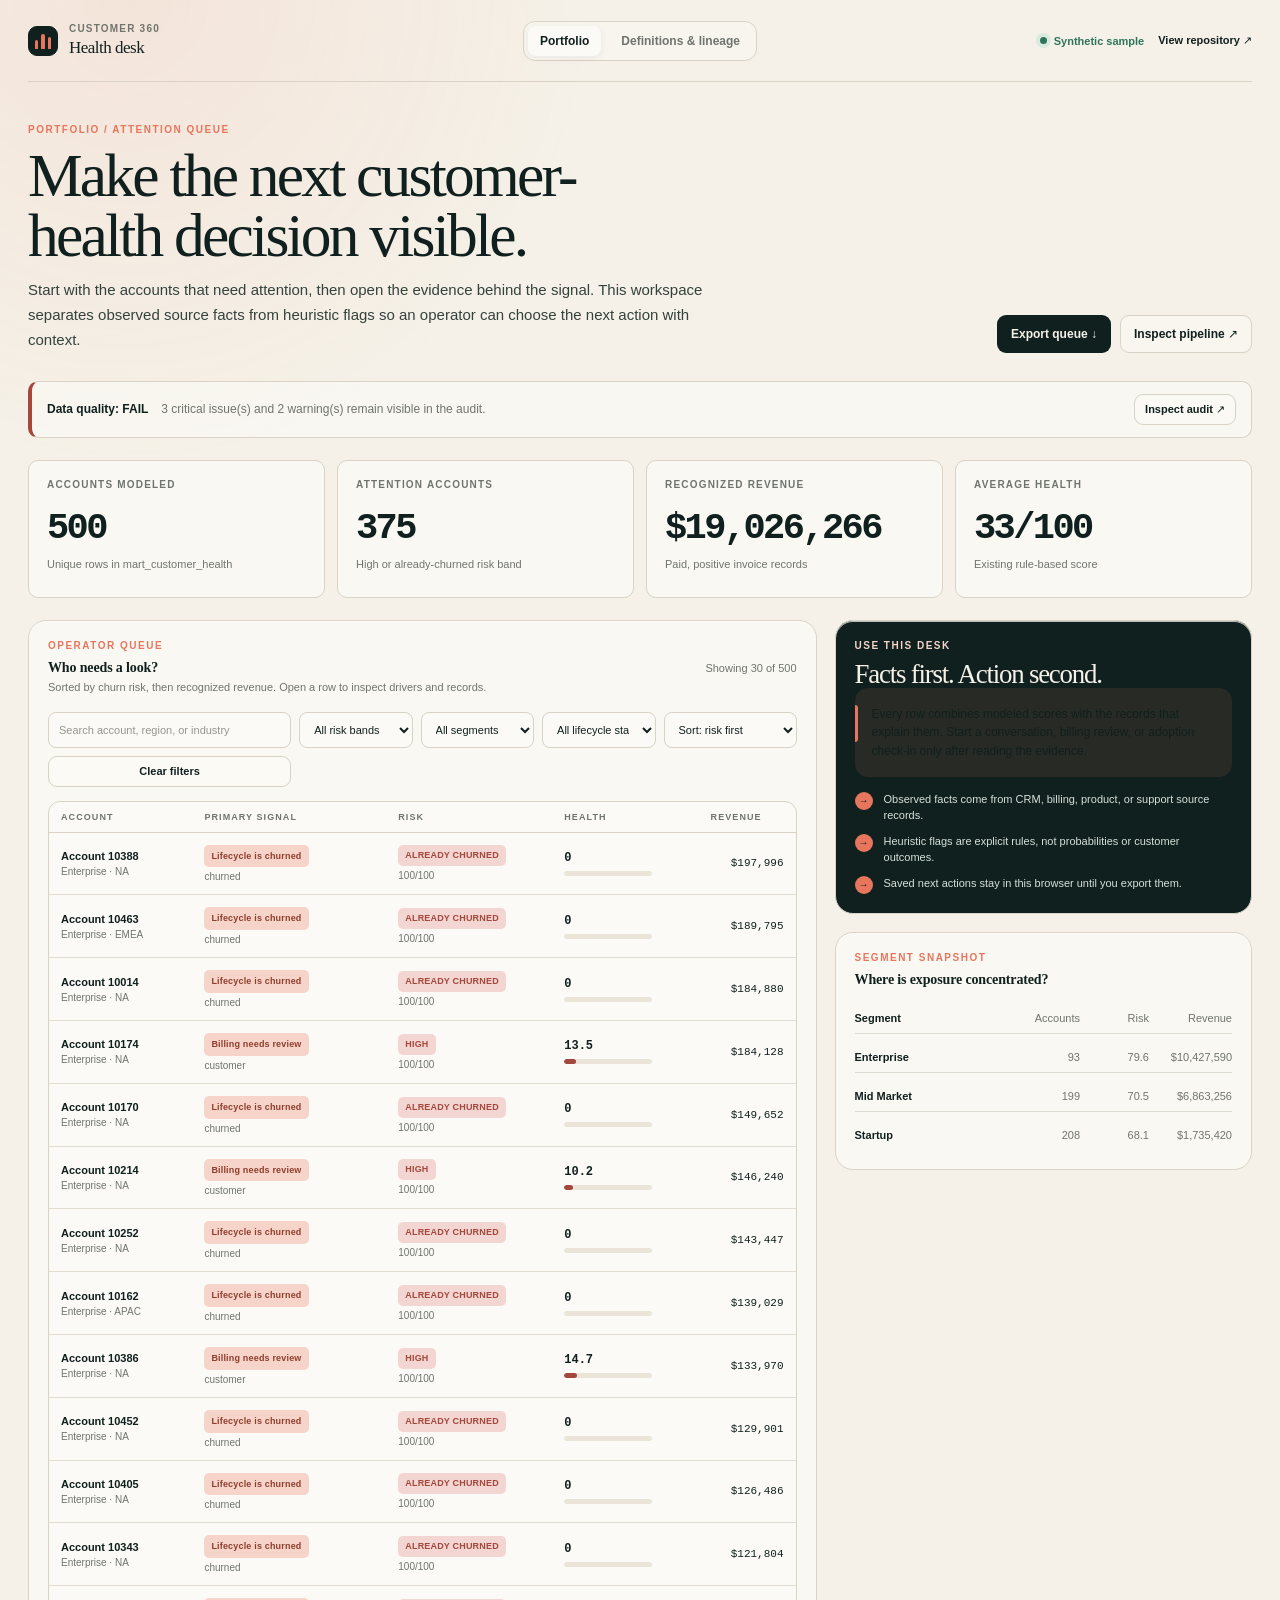
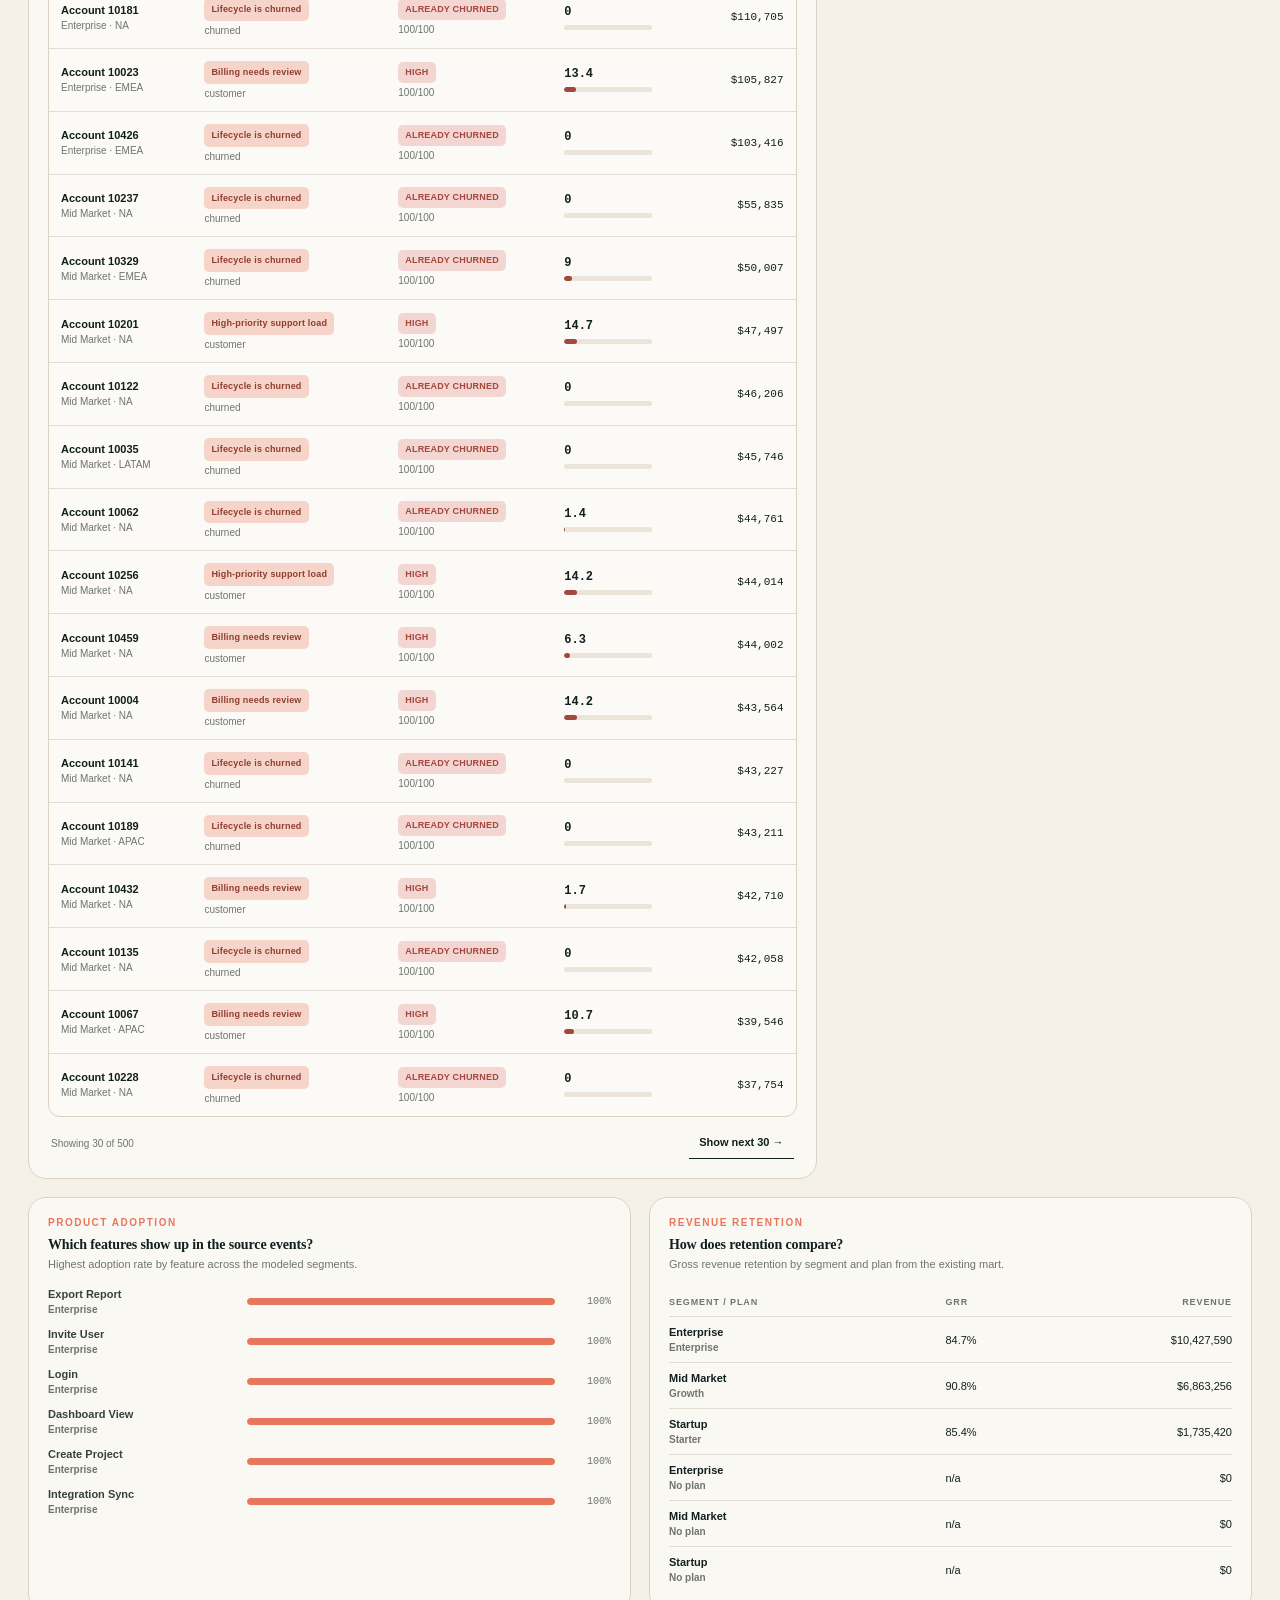
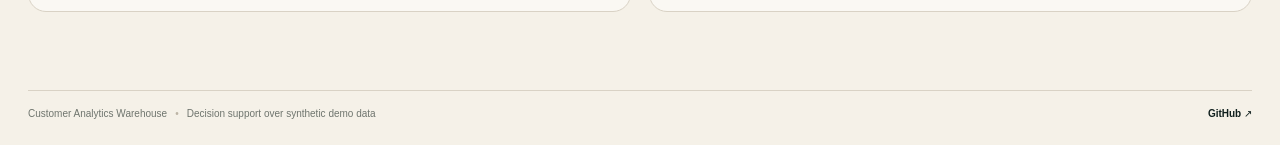
<file: app/index.html>
<!doctype html>
<html lang="en">
  <head>
    <meta charset="utf-8" />
    <meta name="viewport" content="width=device-width, initial-scale=1" />
    <meta
      name="description"
      content="A reproducible, no-login customer-health decision workspace backed by a Python and DuckDB analytics warehouse."
    />
    <meta property="og:title" content="Customer health / decision workspace" />
    <meta
      property="og:description"
      content="Prioritize customer accounts, inspect observed drivers, and trace decisions to source records."
    />
    <meta property="og:image" content="./favicon.svg" />
    <title>Customer health / decision workspace</title>
    <link rel="icon" href="./favicon.svg" type="image/svg+xml" />
    <link rel="stylesheet" href="./styles.css" />
    <script src="./app.js" defer></script>
  </head>
  <body>
    <a class="skip-link" href="#main-content">Skip to content</a>
    <div class="app-shell">
      <header class="topbar">
        <a class="brand" href="#overview" aria-label="Customer health portfolio">
          <span class="brand-mark" aria-hidden="true"><span></span><span></span><span></span></span>
          <span>
            <span class="brand-kicker">Customer 360</span>
            <span class="brand-title">Health desk</span>
          </span>
        </a>
        <nav class="primary-nav" aria-label="Primary navigation">
          <a href="#overview" data-nav="overview">Portfolio</a>
          <a href="#definitions" data-nav="definitions">Definitions &amp; lineage</a>
        </nav>
        <div class="topbar-meta">
          <span class="demo-badge"><span class="status-dot" aria-hidden="true"></span> Synthetic sample</span>
          <a
            class="repo-link"
            href="https://github.com/amlfarhad/customer-analytics-warehouse"
            target="_blank"
            rel="noreferrer"
          >
            View repository <span aria-hidden="true">↗</span>
          </a>
        </div>
      </header>

      <main id="main-content" tabindex="-1">
        <section id="loading-state" class="state state-loading" aria-live="polite">
          <div class="loading-orbit" aria-hidden="true"></div>
          <p class="eyebrow">Loading the sample workspace</p>
          <h1>Reading the decision layer.</h1>
          <div class="skeleton-line skeleton-line-wide"></div>
          <div class="skeleton-line"></div>
        </section>

        <section id="error-state" class="state state-error" hidden aria-live="assertive">
          <p class="eyebrow">Workspace unavailable</p>
          <h1>We couldn’t load the generated data.</h1>
          <p id="error-message">The static data file is missing or malformed.</p>
          <button class="button button-primary" data-action="retry-load">Try again</button>
        </section>

        <div id="workspace" hidden>
          <div id="view-root"></div>
        </div>
      </main>

      <footer class="site-footer">
        <span>Customer Analytics Warehouse</span>
        <span class="footer-separator" aria-hidden="true">•</span>
        <span>Decision support over synthetic demo data</span>
        <a href="https://github.com/amlfarhad/customer-analytics-warehouse" target="_blank" rel="noreferrer">GitHub ↗</a>
      </footer>
    </div>
    <div id="toast" class="toast" role="status" aria-live="polite" hidden></div>
  </body>
</html>
</file>
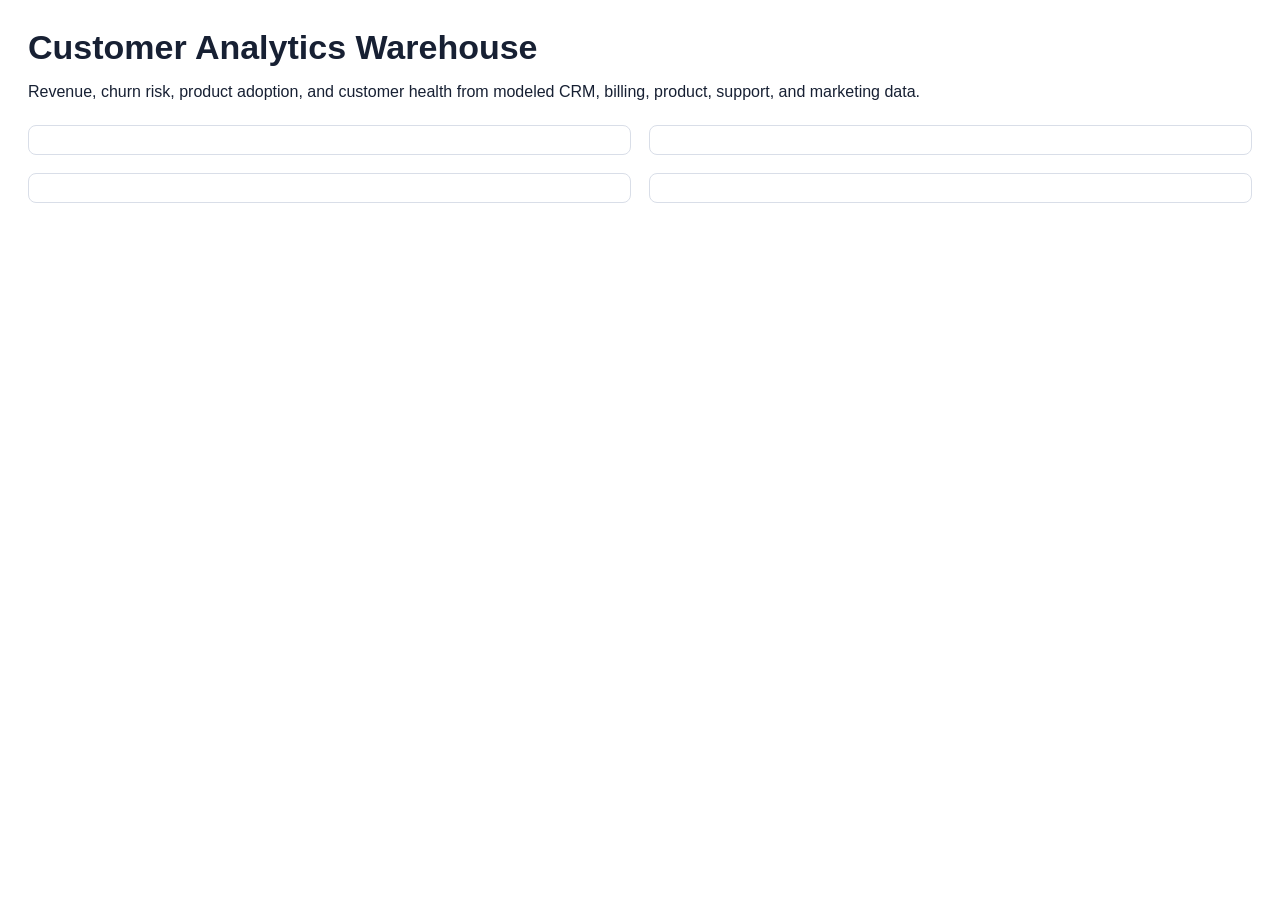
<file: reports/dashboard.html>
<!doctype html>
<html lang="en">
<head>
  <meta charset="utf-8">
  <title>Customer Analytics Warehouse</title>
  <style>
    body { margin: 28px; font-family: -apple-system, BlinkMacSystemFont, "Segoe UI", sans-serif; color: #172033; }
    header { max-width: 1100px; margin-bottom: 24px; }
    h1 { font-size: 34px; margin-bottom: 8px; }
    .grid { display: grid; grid-template-columns: repeat(2, minmax(0, 1fr)); gap: 18px; }
    .panel { border: 1px solid #d9dee8; border-radius: 8px; padding: 14px; background: #fff; }
  </style>
</head>
<body>
  <header>
    <h1>Customer Analytics Warehouse</h1>
    <p>Revenue, churn risk, product adoption, and customer health from modeled CRM, billing, product, support, and marketing data.</p>
  </header>
  <section class="grid">
    <div class="panel"><div style="height:100%; width:100%;">                        <script>window.PlotlyConfig = {MathJaxConfig: 'local'};</script>
        <script charset="utf-8" src="https://cdn.plot.ly/plotly-3.7.0.min.js" integrity="sha256-jvTGqxNp8AGWEcvNLVuKr+8j5dGe9Yw51LQkmDH+IYA=" crossorigin="anonymous"></script>                <div id="daec1d51-2908-4d15-a284-29ebda031836" class="plotly-graph-div" style="height:100%; width:100%;"></div>            <script>                window.PLOTLYENV=window.PLOTLYENV || {};                                if (document.getElementById("daec1d51-2908-4d15-a284-29ebda031836")) {                    Plotly.newPlot(                        "daec1d51-2908-4d15-a284-29ebda031836",                        [{"x":["enterprise","mid_market","startup"],"y":{"dtype":"f8","bdata":"dAayFde1OkBQsBuz19dAQJHRCKb+lkFA"},"type":"bar"}],                        {"template":{"data":{"barpolar":[{"marker":{"line":{"color":"#E5ECF6","width":0.5},"pattern":{"fillmode":"overlay","size":10,"solidity":0.2}},"type":"barpolar"}],"bar":[{"error_x":{"color":"#2a3f5f"},"error_y":{"color":"#2a3f5f"},"marker":{"line":{"color":"#E5ECF6","width":0.5},"pattern":{"fillmode":"overlay","size":10,"solidity":0.2}},"type":"bar"}],"carpet":[{"aaxis":{"endlinecolor":"#2a3f5f","gridcolor":"white","linecolor":"white","minorgridcolor":"white","startlinecolor":"#2a3f5f"},"baxis":{"endlinecolor":"#2a3f5f","gridcolor":"white","linecolor":"white","minorgridcolor":"white","startlinecolor":"#2a3f5f"},"type":"carpet"}],"choropleth":[{"colorbar":{"outlinewidth":0,"ticks":""},"type":"choropleth"}],"contourcarpet":[{"colorbar":{"outlinewidth":0,"ticks":""},"type":"contourcarpet"}],"contour":[{"colorbar":{"outlinewidth":0,"ticks":""},"colorscale":[[0.0,"#0d0887"],[0.1111111111111111,"#46039f"],[0.2222222222222222,"#7201a8"],[0.3333333333333333,"#9c179e"],[0.4444444444444444,"#bd3786"],[0.5555555555555556,"#d8576b"],[0.6666666666666666,"#ed7953"],[0.7777777777777778,"#fb9f3a"],[0.8888888888888888,"#fdca26"],[1.0,"#f0f921"]],"type":"contour"}],"heatmap":[{"colorbar":{"outlinewidth":0,"ticks":""},"colorscale":[[0.0,"#0d0887"],[0.1111111111111111,"#46039f"],[0.2222222222222222,"#7201a8"],[0.3333333333333333,"#9c179e"],[0.4444444444444444,"#bd3786"],[0.5555555555555556,"#d8576b"],[0.6666666666666666,"#ed7953"],[0.7777777777777778,"#fb9f3a"],[0.8888888888888888,"#fdca26"],[1.0,"#f0f921"]],"type":"heatmap"}],"histogram2dcontour":[{"colorbar":{"outlinewidth":0,"ticks":""},"colorscale":[[0.0,"#0d0887"],[0.1111111111111111,"#46039f"],[0.2222222222222222,"#7201a8"],[0.3333333333333333,"#9c179e"],[0.4444444444444444,"#bd3786"],[0.5555555555555556,"#d8576b"],[0.6666666666666666,"#ed7953"],[0.7777777777777778,"#fb9f3a"],[0.8888888888888888,"#fdca26"],[1.0,"#f0f921"]],"type":"histogram2dcontour"}],"histogram2d":[{"colorbar":{"outlinewidth":0,"ticks":""},"colorscale":[[0.0,"#0d0887"],[0.1111111111111111,"#46039f"],[0.2222222222222222,"#7201a8"],[0.3333333333333333,"#9c179e"],[0.4444444444444444,"#bd3786"],[0.5555555555555556,"#d8576b"],[0.6666666666666666,"#ed7953"],[0.7777777777777778,"#fb9f3a"],[0.8888888888888888,"#fdca26"],[1.0,"#f0f921"]],"type":"histogram2d"}],"histogram":[{"marker":{"pattern":{"fillmode":"overlay","size":10,"solidity":0.2}},"type":"histogram"}],"mesh3d":[{"colorbar":{"outlinewidth":0,"ticks":""},"type":"mesh3d"}],"parcoords":[{"line":{"colorbar":{"outlinewidth":0,"ticks":""}},"type":"parcoords"}],"pie":[{"automargin":true,"type":"pie"}],"scatter3d":[{"line":{"colorbar":{"outlinewidth":0,"ticks":""}},"marker":{"colorbar":{"outlinewidth":0,"ticks":""}},"type":"scatter3d"}],"scattercarpet":[{"marker":{"colorbar":{"outlinewidth":0,"ticks":""}},"type":"scattercarpet"}],"scattergeo":[{"marker":{"colorbar":{"outlinewidth":0,"ticks":""}},"type":"scattergeo"}],"scattergl":[{"marker":{"colorbar":{"outlinewidth":0,"ticks":""}},"type":"scattergl"}],"scattermapbox":[{"marker":{"colorbar":{"outlinewidth":0,"ticks":""}},"type":"scattermapbox"}],"scattermap":[{"marker":{"colorbar":{"outlinewidth":0,"ticks":""}},"type":"scattermap"}],"scatterpolargl":[{"marker":{"colorbar":{"outlinewidth":0,"ticks":""}},"type":"scatterpolargl"}],"scatterpolar":[{"marker":{"colorbar":{"outlinewidth":0,"ticks":""}},"type":"scatterpolar"}],"scatter":[{"fillpattern":{"fillmode":"overlay","size":10,"solidity":0.2},"type":"scatter"}],"scatterternary":[{"marker":{"colorbar":{"outlinewidth":0,"ticks":""}},"type":"scatterternary"}],"surface":[{"colorbar":{"outlinewidth":0,"ticks":""},"colorscale":[[0.0,"#0d0887"],[0.1111111111111111,"#46039f"],[0.2222222222222222,"#7201a8"],[0.3333333333333333,"#9c179e"],[0.4444444444444444,"#bd3786"],[0.5555555555555556,"#d8576b"],[0.6666666666666666,"#ed7953"],[0.7777777777777778,"#fb9f3a"],[0.8888888888888888,"#fdca26"],[1.0,"#f0f921"]],"type":"surface"}],"table":[{"cells":{"fill":{"color":"#EBF0F8"},"line":{"color":"white"}},"header":{"fill":{"color":"#C8D4E3"},"line":{"color":"white"}},"type":"table"}]},"layout":{"annotationdefaults":{"arrowcolor":"#2a3f5f","arrowhead":0,"arrowwidth":1},"autotypenumbers":"strict","coloraxis":{"colorbar":{"outlinewidth":0,"ticks":""}},"colorscale":{"diverging":[[0,"#8e0152"],[0.1,"#c51b7d"],[0.2,"#de77ae"],[0.3,"#f1b6da"],[0.4,"#fde0ef"],[0.5,"#f7f7f7"],[0.6,"#e6f5d0"],[0.7,"#b8e186"],[0.8,"#7fbc41"],[0.9,"#4d9221"],[1,"#276419"]],"sequential":[[0.0,"#0d0887"],[0.1111111111111111,"#46039f"],[0.2222222222222222,"#7201a8"],[0.3333333333333333,"#9c179e"],[0.4444444444444444,"#bd3786"],[0.5555555555555556,"#d8576b"],[0.6666666666666666,"#ed7953"],[0.7777777777777778,"#fb9f3a"],[0.8888888888888888,"#fdca26"],[1.0,"#f0f921"]],"sequentialminus":[[0.0,"#0d0887"],[0.1111111111111111,"#46039f"],[0.2222222222222222,"#7201a8"],[0.3333333333333333,"#9c179e"],[0.4444444444444444,"#bd3786"],[0.5555555555555556,"#d8576b"],[0.6666666666666666,"#ed7953"],[0.7777777777777778,"#fb9f3a"],[0.8888888888888888,"#fdca26"],[1.0,"#f0f921"]]},"colorway":["#636efa","#EF553B","#00cc96","#ab63fa","#FFA15A","#19d3f3","#FF6692","#B6E880","#FF97FF","#FECB52"],"font":{"color":"#2a3f5f"},"geo":{"bgcolor":"white","lakecolor":"white","landcolor":"#E5ECF6","showlakes":true,"showland":true,"subunitcolor":"white"},"hoverlabel":{"align":"left"},"hovermode":"closest","mapbox":{"style":"light"},"paper_bgcolor":"white","plot_bgcolor":"#E5ECF6","polar":{"angularaxis":{"gridcolor":"white","linecolor":"white","ticks":""},"bgcolor":"#E5ECF6","radialaxis":{"gridcolor":"white","linecolor":"white","ticks":""}},"scene":{"xaxis":{"backgroundcolor":"#E5ECF6","gridcolor":"white","gridwidth":2,"linecolor":"white","showbackground":true,"ticks":"","zerolinecolor":"white"},"yaxis":{"backgroundcolor":"#E5ECF6","gridcolor":"white","gridwidth":2,"linecolor":"white","showbackground":true,"ticks":"","zerolinecolor":"white"},"zaxis":{"backgroundcolor":"#E5ECF6","gridcolor":"white","gridwidth":2,"linecolor":"white","showbackground":true,"ticks":"","zerolinecolor":"white"}},"shapedefaults":{"line":{"color":"#2a3f5f"}},"ternary":{"aaxis":{"gridcolor":"white","linecolor":"white","ticks":""},"baxis":{"gridcolor":"white","linecolor":"white","ticks":""},"bgcolor":"#E5ECF6","caxis":{"gridcolor":"white","linecolor":"white","ticks":""}},"title":{"x":0.05},"xaxis":{"automargin":true,"gridcolor":"white","linecolor":"white","ticks":"","title":{"standoff":15},"zerolinecolor":"white","zerolinewidth":2},"yaxis":{"automargin":true,"gridcolor":"white","linecolor":"white","ticks":"","title":{"standoff":15},"zerolinecolor":"white","zerolinewidth":2}}},"title":{"text":"Average Customer Health by Segment"},"yaxis":{"range":[0,100]}},                        {"responsive": true}                    )                };            </script>        </div></div>
    <div class="panel"><div style="height:100%; width:100%;">                            <div id="ecdda213-f95a-4e91-b7d5-4560f08c995d" class="plotly-graph-div" style="height:100%; width:100%;"></div>            <script>                window.PLOTLYENV=window.PLOTLYENV || {};                                if (document.getElementById("ecdda213-f95a-4e91-b7d5-4560f08c995d")) {                    Plotly.newPlot(                        "ecdda213-f95a-4e91-b7d5-4560f08c995d",                        [{"nbinsx":20,"x":{"dtype":"f8","bdata":"AAAAAAAAWUDk1kkioCFYQBZGxN7VfExA2xg74SWITEAAAAAAAABZQK1BqQcWUUpATvnGxnJfU0AAAAAAAABZQAjP39\[base64]\u002fUUAAAAAAAABZQNIFq6BYlVBArLHfbqSHTEBw1js3yI9MQPBN02cHjFJAqWFkbmO0TEBHj9\u002fb9JdMQJTGw9bHxldAlLL7RFQ7VEAcKiGzDuJTQFRVaCCWYVRAlIz3PrAuUkAAAAAAAABZQJYFE38UxUxAhL3k2quqTECzCpsBLuhKQPnAjv8CjVRAJLn8h\[base64]\u002f5NrU0BAijpzD61YQAAAAAAAAFlAlV+rqdFSU0CWOQJdoDFRQJr9Jrlo21ZAhLgXPVyvV0AAAAAAAABZQDTCNj2DwVBAAAAAAAAAWUC1N\u002fjCZHJTQKZ6Mv\u002foV1NAAAAAAAAAWUAaVeEqqnNSQAAAAAAAAFlApJKVur9JVEDGPUyxWbRVQEm\u002f2Naq0FVAAAAAAAAAWUDViKqpdodTQBZb90X4hVBAxF4oYDuAUUAAAAAAAABZQIHHXL6ayExA9xonKsC8TkB8P3\u002fr1LZRQAAAAAAAAFlAGtzWFp4PUkAAAAAAAABZQFQSfk7mRlRAAAAAAAAAWUAAAAAAAABZQHYyOEpeP1VAp7Io7KKGVkC6ztCJTsBPQAAAAAAAAFlAQFR16iUJUkDY1qq4zKxRQAAAAAAAAFlAKrl5mReGUUBVufU\u002fZZFKQAAAAAAAAFlALUFGQIW7TkC\u002fdtWoLK9KQKeciq\u002fRTUxAAAAAAAAAWUBKlSh7S\u002fFKQBtPXyqR51JAUxZ0Mby4TECUd8TXja1YQAAAAAAAAFlAObRtvUuiUUAMYZBPIxhSQAAAAAAAAFlACrcha7LbUkAhqpWuBWpRQKMnwAu2LEZAAAAAAAAAWUCO1DGdjGBUQCSam8r9aUxAbEJaY9BlU0CAn3HhQFBTQHDE\u002f8KXrlJAVcrG3uaoTkBlC\u002feAL4tWQOZfJuVJ3U5AAAAAAAAAWUCPmyuUlntMQL3OPG8ZYFVAAAAAAAAAWUDYEvJBzwZPQF\u002fVWS2w905ADpagdUO5TEAjCtIxjEBJQOYF2EenjkxAAAAAAAAAWUBVvaGVIJhMQHK74Yj\u002fTVRA2cAMfPuRUUAc85WbA+9KQFC2N6415lJA8K4O23GGUUBwCcA\u002fpZZWQIDvNm+c7lRA23f7YqWYUUDAmfPnNkJUQETtbemHT1RAFOSxsPGqTEDRAx+DFX9WQBbVbC+zAVJAOFhJdUssVkCA3goXqHNQQDKP\u002fMHA40VA1DTeDO1qUUAAAAAAAABZQDumkxG8ZkxA8QHLW7+6SkAmFY21v4NWQAAAAAAAAFlAJLiRskVQVECYc4RnnSRQQIFrOHaaZkxAocEBiBbETEBYNnNIakVVQJJvWwC\u002f601AawJWWLpYVUDgJHJmYAlLQIQX2L7bF0pAAi1dwTYIU0AAAAAAAABZQEAPWrSlE0pApKCAkqehUUC6V\u002ffZEoNKQF68H7dfUFhAmQReHEu+TEAAAAAAAABZQF4CpsKOjVRAgdJQo5CkTEAAAAAAAABZQDBO124WtFNAqPkq+diVUEAGS3UBLzNLQAXLx6R1yk5A\[base64]\u002ffg1VAokBEDyFDUkBNXUO66XhRQLxcHzHV51RAsNqhBnhXSkC8jKxGwHhVQAAAAAAAAFlA8co\u002fRLQnUkDrf8pChQRKQLiu88pQfFdA2Lj+XZ97WECkgcQbPi5KQLrPO1\u002f9hUpAzqYjgJtLVEDdpR6z\u002fcVMQAAAAAAAAFlAUDS0ph5EVEAUQ83r42xUQED35cx2jVdALYvTWuIKWEDvGMNB5+pJQAAAAAAAAFlATk5IxsVcUkBa2xSPi4JRQGZaUTncRVNAHOJpQw\[base64]\u002fE8pKQKi6Ngr\u002f6ExAXCRIAJJUS0BEcceb\u002fCZSQNVQtLy8ikxAGDmwwWcAVUAGKXgKuUpUQO5cGOlFVVRATOFBs+vOTEC\u002fGxw229ZMQAAAAAAAAFlAYAvVKH9iTEB6r7VSY31MQO+jZIOWr0xAZpXjXxUpSkBagoyACmdTQOdk84KZcFFAx99RvvseS0AhdqbQeYVRQF3YP\u002fRJI0tAIxv+iYDZSEDlEHFzKplKQBiUaTS5WEpAGUebmU98SkCGWcOgpzJTQFwvPOWHwEhA5rul5rx8SkA5EViUbXtKQAcYp2s3y0hAXEx9agbSSECQInw5\u002fXJTQHrjpDDvYUpAAAAAAAAAWUAYd4NorYhKQCKQptXrIVNAKmyr\u002fq2pSkBwPhrz35hKQBD3R854kUpAUE8fgT9IU0DUR+APP69KQAAAAAAAAFlAjOTh83lrSkDyyS8oeFlTQDbG876WTFJAHvV8crnWSEBuF\u002fWkp1VTQMQYR5uZj0pApEXHH1YlUkBY9D3Zg49KQBm9ZC1PPVNA8GYN3lcxU0BldnF2xpJKQMs1YOutUFNA6rBndKyXSkDJT\u002fQKVXtKQPpQWJh0ykpA8aIK2j9kUkAQu6WLA45KQHlzuFZ7uEhAEVSNXg0yUkBQec\u002fcniVTQAo1nmObk0pA9lCR+TZNU0Dxv\u002fClS2BTQJW18jdGd0pA1\u002f+UhQpdU0AG+Y87W3ZKQMyh+yjZcEhAJhjONcxgSkDgNDPppYhKQAAAAAAAAFlAo9dVN83BSkAdEUL2MIpKQCdbbnphbEpAi+MbZVigSkDq4ttgTcpIQLWn5JzYl0pAAHUDBd6ZSkDdsuhCUVVIQHCOhMfIP1NAIA\u002fYMJ5MSEBIEPgNXQpJQLoCwGfaPFJAUh\[base64]\u002fR1y2bEhA16NwPQqXUkAAAAAAAABZQDMzMzMzM01AMzMzMzMzTUApXI\u002fC9ehYQI\u002fC9Shcj0xA9ihcj8K1UkC4HoXrUThNQDMzMzMzM01AuB6F61G4TkApXI\u002fC9ahMQDMzMzMzM1VAcD0K16OwU0DsUbgehetOQAAAAAAAAE5AXI\[base64]\u002fUoXI9CTUCamZmZmRlXQArXo3A9SlNAkML1KFyPVUBmZmZmZuZMQBSuR+F6FFFACtejcD2KTkDNzMzMzAxRQFyPwvUoXE9A4noUrkdhWEB7FK5H4fpNQOxRuB6F61FApHA9CtcjTUBcj8L1KNxXQD4K16NwPVVAw\u002fUoXI9CT0A9CtejcL1MQHA9CtejMFRAcT0K16PwTEAzMzMzMzNNQD0K16NwPU1ApHA9CtcjTUC4HoXrUbhSQMP1KFyPQk1AMzMzMzMzT0A+CtejcD1VQGZmZmZmZlBA7FG4HoXrS0ApXI\u002fC9ahRQI\[base64]\u002fUoXI9CS0D2KFyPwvVKQDMzMzMzM0tAj8L1KFwPS0BI4XoUrkdLQD0K16NwPUtAcT0K16PwSkA9CtejcD1LQEjhehSuR0tAKVyPwvUoS0BSuB6F61FLQD0K16NwPUtA4XoUrkfhSkBSuB6F69FKQA=="},"type":"histogram"}],                        {"template":{"data":{"barpolar":[{"marker":{"line":{"color":"#E5ECF6","width":0.5},"pattern":{"fillmode":"overlay","size":10,"solidity":0.2}},"type":"barpolar"}],"bar":[{"error_x":{"color":"#2a3f5f"},"error_y":{"color":"#2a3f5f"},"marker":{"line":{"color":"#E5ECF6","width":0.5},"pattern":{"fillmode":"overlay","size":10,"solidity":0.2}},"type":"bar"}],"carpet":[{"aaxis":{"endlinecolor":"#2a3f5f","gridcolor":"white","linecolor":"white","minorgridcolor":"white","startlinecolor":"#2a3f5f"},"baxis":{"endlinecolor":"#2a3f5f","gridcolor":"white","linecolor":"white","minorgridcolor":"white","startlinecolor":"#2a3f5f"},"type":"carpet"}],"choropleth":[{"colorbar":{"outlinewidth":0,"ticks":""},"type":"choropleth"}],"contourcarpet":[{"colorbar":{"outlinewidth":0,"ticks":""},"type":"contourcarpet"}],"contour":[{"colorbar":{"outlinewidth":0,"ticks":""},"colorscale":[[0.0,"#0d0887"],[0.1111111111111111,"#46039f"],[0.2222222222222222,"#7201a8"],[0.3333333333333333,"#9c179e"],[0.4444444444444444,"#bd3786"],[0.5555555555555556,"#d8576b"],[0.6666666666666666,"#ed7953"],[0.7777777777777778,"#fb9f3a"],[0.8888888888888888,"#fdca26"],[1.0,"#f0f921"]],"type":"contour"}],"heatmap":[{"colorbar":{"outlinewidth":0,"ticks":""},"colorscale":[[0.0,"#0d0887"],[0.1111111111111111,"#46039f"],[0.2222222222222222,"#7201a8"],[0.3333333333333333,"#9c179e"],[0.4444444444444444,"#bd3786"],[0.5555555555555556,"#d8576b"],[0.6666666666666666,"#ed7953"],[0.7777777777777778,"#fb9f3a"],[0.8888888888888888,"#fdca26"],[1.0,"#f0f921"]],"type":"heatmap"}],"histogram2dcontour":[{"colorbar":{"outlinewidth":0,"ticks":""},"colorscale":[[0.0,"#0d0887"],[0.1111111111111111,"#46039f"],[0.2222222222222222,"#7201a8"],[0.3333333333333333,"#9c179e"],[0.4444444444444444,"#bd3786"],[0.5555555555555556,"#d8576b"],[0.6666666666666666,"#ed7953"],[0.7777777777777778,"#fb9f3a"],[0.8888888888888888,"#fdca26"],[1.0,"#f0f921"]],"type":"histogram2dcontour"}],"histogram2d":[{"colorbar":{"outlinewidth":0,"ticks":""},"colorscale":[[0.0,"#0d0887"],[0.1111111111111111,"#46039f"],[0.2222222222222222,"#7201a8"],[0.3333333333333333,"#9c179e"],[0.4444444444444444,"#bd3786"],[0.5555555555555556,"#d8576b"],[0.6666666666666666,"#ed7953"],[0.7777777777777778,"#fb9f3a"],[0.8888888888888888,"#fdca26"],[1.0,"#f0f921"]],"type":"histogram2d"}],"histogram":[{"marker":{"pattern":{"fillmode":"overlay","size":10,"solidity":0.2}},"type":"histogram"}],"mesh3d":[{"colorbar":{"outlinewidth":0,"ticks":""},"type":"mesh3d"}],"parcoords":[{"line":{"colorbar":{"outlinewidth":0,"ticks":""}},"type":"parcoords"}],"pie":[{"automargin":true,"type":"pie"}],"scatter3d":[{"line":{"colorbar":{"outlinewidth":0,"ticks":""}},"marker":{"colorbar":{"outlinewidth":0,"ticks":""}},"type":"scatter3d"}],"scattercarpet":[{"marker":{"colorbar":{"outlinewidth":0,"ticks":""}},"type":"scattercarpet"}],"scattergeo":[{"marker":{"colorbar":{"outlinewidth":0,"ticks":""}},"type":"scattergeo"}],"scattergl":[{"marker":{"colorbar":{"outlinewidth":0,"ticks":""}},"type":"scattergl"}],"scattermapbox":[{"marker":{"colorbar":{"outlinewidth":0,"ticks":""}},"type":"scattermapbox"}],"scattermap":[{"marker":{"colorbar":{"outlinewidth":0,"ticks":""}},"type":"scattermap"}],"scatterpolargl":[{"marker":{"colorbar":{"outlinewidth":0,"ticks":""}},"type":"scatterpolargl"}],"scatterpolar":[{"marker":{"colorbar":{"outlinewidth":0,"ticks":""}},"type":"scatterpolar"}],"scatter":[{"fillpattern":{"fillmode":"overlay","size":10,"solidity":0.2},"type":"scatter"}],"scatterternary":[{"marker":{"colorbar":{"outlinewidth":0,"ticks":""}},"type":"scatterternary"}],"surface":[{"colorbar":{"outlinewidth":0,"ticks":""},"colorscale":[[0.0,"#0d0887"],[0.1111111111111111,"#46039f"],[0.2222222222222222,"#7201a8"],[0.3333333333333333,"#9c179e"],[0.4444444444444444,"#bd3786"],[0.5555555555555556,"#d8576b"],[0.6666666666666666,"#ed7953"],[0.7777777777777778,"#fb9f3a"],[0.8888888888888888,"#fdca26"],[1.0,"#f0f921"]],"type":"surface"}],"table":[{"cells":{"fill":{"color":"#EBF0F8"},"line":{"color":"white"}},"header":{"fill":{"color":"#C8D4E3"},"line":{"color":"white"}},"type":"table"}]},"layout":{"annotationdefaults":{"arrowcolor":"#2a3f5f","arrowhead":0,"arrowwidth":1},"autotypenumbers":"strict","coloraxis":{"colorbar":{"outlinewidth":0,"ticks":""}},"colorscale":{"diverging":[[0,"#8e0152"],[0.1,"#c51b7d"],[0.2,"#de77ae"],[0.3,"#f1b6da"],[0.4,"#fde0ef"],[0.5,"#f7f7f7"],[0.6,"#e6f5d0"],[0.7,"#b8e186"],[0.8,"#7fbc41"],[0.9,"#4d9221"],[1,"#276419"]],"sequential":[[0.0,"#0d0887"],[0.1111111111111111,"#46039f"],[0.2222222222222222,"#7201a8"],[0.3333333333333333,"#9c179e"],[0.4444444444444444,"#bd3786"],[0.5555555555555556,"#d8576b"],[0.6666666666666666,"#ed7953"],[0.7777777777777778,"#fb9f3a"],[0.8888888888888888,"#fdca26"],[1.0,"#f0f921"]],"sequentialminus":[[0.0,"#0d0887"],[0.1111111111111111,"#46039f"],[0.2222222222222222,"#7201a8"],[0.3333333333333333,"#9c179e"],[0.4444444444444444,"#bd3786"],[0.5555555555555556,"#d8576b"],[0.6666666666666666,"#ed7953"],[0.7777777777777778,"#fb9f3a"],[0.8888888888888888,"#fdca26"],[1.0,"#f0f921"]]},"colorway":["#636efa","#EF553B","#00cc96","#ab63fa","#FFA15A","#19d3f3","#FF6692","#B6E880","#FF97FF","#FECB52"],"font":{"color":"#2a3f5f"},"geo":{"bgcolor":"white","lakecolor":"white","landcolor":"#E5ECF6","showlakes":true,"showland":true,"subunitcolor":"white"},"hoverlabel":{"align":"left"},"hovermode":"closest","mapbox":{"style":"light"},"paper_bgcolor":"white","plot_bgcolor":"#E5ECF6","polar":{"angularaxis":{"gridcolor":"white","linecolor":"white","ticks":""},"bgcolor":"#E5ECF6","radialaxis":{"gridcolor":"white","linecolor":"white","ticks":""}},"scene":{"xaxis":{"backgroundcolor":"#E5ECF6","gridcolor":"white","gridwidth":2,"linecolor":"white","showbackground":true,"ticks":"","zerolinecolor":"white"},"yaxis":{"backgroundcolor":"#E5ECF6","gridcolor":"white","gridwidth":2,"linecolor":"white","showbackground":true,"ticks":"","zerolinecolor":"white"},"zaxis":{"backgroundcolor":"#E5ECF6","gridcolor":"white","gridwidth":2,"linecolor":"white","showbackground":true,"ticks":"","zerolinecolor":"white"}},"shapedefaults":{"line":{"color":"#2a3f5f"}},"ternary":{"aaxis":{"gridcolor":"white","linecolor":"white","ticks":""},"baxis":{"gridcolor":"white","linecolor":"white","ticks":""},"bgcolor":"#E5ECF6","caxis":{"gridcolor":"white","linecolor":"white","ticks":""}},"title":{"x":0.05},"xaxis":{"automargin":true,"gridcolor":"white","linecolor":"white","ticks":"","title":{"standoff":15},"zerolinecolor":"white","zerolinewidth":2},"yaxis":{"automargin":true,"gridcolor":"white","linecolor":"white","ticks":"","title":{"standoff":15},"zerolinecolor":"white","zerolinewidth":2}}},"title":{"text":"Churn Risk Distribution"}},                        {"responsive": true}                    )                };            </script>        </div></div>
    <div class="panel"><div style="height:100%; width:100%;">                            <div id="3d4455b0-61b2-4dc8-90d0-9a5381395450" class="plotly-graph-div" style="height:100%; width:100%;"></div>            <script>                window.PLOTLYENV=window.PLOTLYENV || {};                                if (document.getElementById("3d4455b0-61b2-4dc8-90d0-9a5381395450")) {                    Plotly.newPlot(                        "3d4455b0-61b2-4dc8-90d0-9a5381395450",                        [{"name":"enterprise","x":["enterprise","none"],"y":{"dtype":"f8","bdata":"Lhl\u002ftksZ6z8AAAAAAAD4fw=="},"type":"bar"},{"name":"mid_market","x":["none","growth"],"y":{"dtype":"f8","bdata":"AAAAAAAA+H+CW054Bg7tPw=="},"type":"bar"},{"name":"startup","x":["starter","none"],"y":{"dtype":"f8","bdata":"6M9RLT1Q6z8AAAAAAAD4fw=="},"type":"bar"}],                        {"barmode":"group","template":{"data":{"barpolar":[{"marker":{"line":{"color":"#E5ECF6","width":0.5},"pattern":{"fillmode":"overlay","size":10,"solidity":0.2}},"type":"barpolar"}],"bar":[{"error_x":{"color":"#2a3f5f"},"error_y":{"color":"#2a3f5f"},"marker":{"line":{"color":"#E5ECF6","width":0.5},"pattern":{"fillmode":"overlay","size":10,"solidity":0.2}},"type":"bar"}],"carpet":[{"aaxis":{"endlinecolor":"#2a3f5f","gridcolor":"white","linecolor":"white","minorgridcolor":"white","startlinecolor":"#2a3f5f"},"baxis":{"endlinecolor":"#2a3f5f","gridcolor":"white","linecolor":"white","minorgridcolor":"white","startlinecolor":"#2a3f5f"},"type":"carpet"}],"choropleth":[{"colorbar":{"outlinewidth":0,"ticks":""},"type":"choropleth"}],"contourcarpet":[{"colorbar":{"outlinewidth":0,"ticks":""},"type":"contourcarpet"}],"contour":[{"colorbar":{"outlinewidth":0,"ticks":""},"colorscale":[[0.0,"#0d0887"],[0.1111111111111111,"#46039f"],[0.2222222222222222,"#7201a8"],[0.3333333333333333,"#9c179e"],[0.4444444444444444,"#bd3786"],[0.5555555555555556,"#d8576b"],[0.6666666666666666,"#ed7953"],[0.7777777777777778,"#fb9f3a"],[0.8888888888888888,"#fdca26"],[1.0,"#f0f921"]],"type":"contour"}],"heatmap":[{"colorbar":{"outlinewidth":0,"ticks":""},"colorscale":[[0.0,"#0d0887"],[0.1111111111111111,"#46039f"],[0.2222222222222222,"#7201a8"],[0.3333333333333333,"#9c179e"],[0.4444444444444444,"#bd3786"],[0.5555555555555556,"#d8576b"],[0.6666666666666666,"#ed7953"],[0.7777777777777778,"#fb9f3a"],[0.8888888888888888,"#fdca26"],[1.0,"#f0f921"]],"type":"heatmap"}],"histogram2dcontour":[{"colorbar":{"outlinewidth":0,"ticks":""},"colorscale":[[0.0,"#0d0887"],[0.1111111111111111,"#46039f"],[0.2222222222222222,"#7201a8"],[0.3333333333333333,"#9c179e"],[0.4444444444444444,"#bd3786"],[0.5555555555555556,"#d8576b"],[0.6666666666666666,"#ed7953"],[0.7777777777777778,"#fb9f3a"],[0.8888888888888888,"#fdca26"],[1.0,"#f0f921"]],"type":"histogram2dcontour"}],"histogram2d":[{"colorbar":{"outlinewidth":0,"ticks":""},"colorscale":[[0.0,"#0d0887"],[0.1111111111111111,"#46039f"],[0.2222222222222222,"#7201a8"],[0.3333333333333333,"#9c179e"],[0.4444444444444444,"#bd3786"],[0.5555555555555556,"#d8576b"],[0.6666666666666666,"#ed7953"],[0.7777777777777778,"#fb9f3a"],[0.8888888888888888,"#fdca26"],[1.0,"#f0f921"]],"type":"histogram2d"}],"histogram":[{"marker":{"pattern":{"fillmode":"overlay","size":10,"solidity":0.2}},"type":"histogram"}],"mesh3d":[{"colorbar":{"outlinewidth":0,"ticks":""},"type":"mesh3d"}],"parcoords":[{"line":{"colorbar":{"outlinewidth":0,"ticks":""}},"type":"parcoords"}],"pie":[{"automargin":true,"type":"pie"}],"scatter3d":[{"line":{"colorbar":{"outlinewidth":0,"ticks":""}},"marker":{"colorbar":{"outlinewidth":0,"ticks":""}},"type":"scatter3d"}],"scattercarpet":[{"marker":{"colorbar":{"outlinewidth":0,"ticks":""}},"type":"scattercarpet"}],"scattergeo":[{"marker":{"colorbar":{"outlinewidth":0,"ticks":""}},"type":"scattergeo"}],"scattergl":[{"marker":{"colorbar":{"outlinewidth":0,"ticks":""}},"type":"scattergl"}],"scattermapbox":[{"marker":{"colorbar":{"outlinewidth":0,"ticks":""}},"type":"scattermapbox"}],"scattermap":[{"marker":{"colorbar":{"outlinewidth":0,"ticks":""}},"type":"scattermap"}],"scatterpolargl":[{"marker":{"colorbar":{"outlinewidth":0,"ticks":""}},"type":"scatterpolargl"}],"scatterpolar":[{"marker":{"colorbar":{"outlinewidth":0,"ticks":""}},"type":"scatterpolar"}],"scatter":[{"fillpattern":{"fillmode":"overlay","size":10,"solidity":0.2},"type":"scatter"}],"scatterternary":[{"marker":{"colorbar":{"outlinewidth":0,"ticks":""}},"type":"scatterternary"}],"surface":[{"colorbar":{"outlinewidth":0,"ticks":""},"colorscale":[[0.0,"#0d0887"],[0.1111111111111111,"#46039f"],[0.2222222222222222,"#7201a8"],[0.3333333333333333,"#9c179e"],[0.4444444444444444,"#bd3786"],[0.5555555555555556,"#d8576b"],[0.6666666666666666,"#ed7953"],[0.7777777777777778,"#fb9f3a"],[0.8888888888888888,"#fdca26"],[1.0,"#f0f921"]],"type":"surface"}],"table":[{"cells":{"fill":{"color":"#EBF0F8"},"line":{"color":"white"}},"header":{"fill":{"color":"#C8D4E3"},"line":{"color":"white"}},"type":"table"}]},"layout":{"annotationdefaults":{"arrowcolor":"#2a3f5f","arrowhead":0,"arrowwidth":1},"autotypenumbers":"strict","coloraxis":{"colorbar":{"outlinewidth":0,"ticks":""}},"colorscale":{"diverging":[[0,"#8e0152"],[0.1,"#c51b7d"],[0.2,"#de77ae"],[0.3,"#f1b6da"],[0.4,"#fde0ef"],[0.5,"#f7f7f7"],[0.6,"#e6f5d0"],[0.7,"#b8e186"],[0.8,"#7fbc41"],[0.9,"#4d9221"],[1,"#276419"]],"sequential":[[0.0,"#0d0887"],[0.1111111111111111,"#46039f"],[0.2222222222222222,"#7201a8"],[0.3333333333333333,"#9c179e"],[0.4444444444444444,"#bd3786"],[0.5555555555555556,"#d8576b"],[0.6666666666666666,"#ed7953"],[0.7777777777777778,"#fb9f3a"],[0.8888888888888888,"#fdca26"],[1.0,"#f0f921"]],"sequentialminus":[[0.0,"#0d0887"],[0.1111111111111111,"#46039f"],[0.2222222222222222,"#7201a8"],[0.3333333333333333,"#9c179e"],[0.4444444444444444,"#bd3786"],[0.5555555555555556,"#d8576b"],[0.6666666666666666,"#ed7953"],[0.7777777777777778,"#fb9f3a"],[0.8888888888888888,"#fdca26"],[1.0,"#f0f921"]]},"colorway":["#636efa","#EF553B","#00cc96","#ab63fa","#FFA15A","#19d3f3","#FF6692","#B6E880","#FF97FF","#FECB52"],"font":{"color":"#2a3f5f"},"geo":{"bgcolor":"white","lakecolor":"white","landcolor":"#E5ECF6","showlakes":true,"showland":true,"subunitcolor":"white"},"hoverlabel":{"align":"left"},"hovermode":"closest","mapbox":{"style":"light"},"paper_bgcolor":"white","plot_bgcolor":"#E5ECF6","polar":{"angularaxis":{"gridcolor":"white","linecolor":"white","ticks":""},"bgcolor":"#E5ECF6","radialaxis":{"gridcolor":"white","linecolor":"white","ticks":""}},"scene":{"xaxis":{"backgroundcolor":"#E5ECF6","gridcolor":"white","gridwidth":2,"linecolor":"white","showbackground":true,"ticks":"","zerolinecolor":"white"},"yaxis":{"backgroundcolor":"#E5ECF6","gridcolor":"white","gridwidth":2,"linecolor":"white","showbackground":true,"ticks":"","zerolinecolor":"white"},"zaxis":{"backgroundcolor":"#E5ECF6","gridcolor":"white","gridwidth":2,"linecolor":"white","showbackground":true,"ticks":"","zerolinecolor":"white"}},"shapedefaults":{"line":{"color":"#2a3f5f"}},"ternary":{"aaxis":{"gridcolor":"white","linecolor":"white","ticks":""},"baxis":{"gridcolor":"white","linecolor":"white","ticks":""},"bgcolor":"#E5ECF6","caxis":{"gridcolor":"white","linecolor":"white","ticks":""}},"title":{"x":0.05},"xaxis":{"automargin":true,"gridcolor":"white","linecolor":"white","ticks":"","title":{"standoff":15},"zerolinecolor":"white","zerolinewidth":2},"yaxis":{"automargin":true,"gridcolor":"white","linecolor":"white","ticks":"","title":{"standoff":15},"zerolinecolor":"white","zerolinewidth":2}}},"title":{"text":"Gross Revenue Retention"},"yaxis":{"tickformat":".0%"}},                        {"responsive": true}                    )                };            </script>        </div></div>
    <div class="panel"><div style="height:100%; width:100%;">                            <div id="653ceb56-dd76-4085-beb4-a1011d0dbb22" class="plotly-graph-div" style="height:100%; width:100%;"></div>            <script>                window.PLOTLYENV=window.PLOTLYENV || {};                                if (document.getElementById("653ceb56-dd76-4085-beb4-a1011d0dbb22")) {                    Plotly.newPlot(                        "653ceb56-dd76-4085-beb4-a1011d0dbb22",                        [{"x":["export_report","invite_user","integration_sync","create_project","export_report","dashboard_view","integration_sync","dashboard_view","create_project","export_report","integration_sync","login"],"y":{"dtype":"f8","bdata":"AAAAAAAA8D8AAAAAAADwPwAAAAAAAPA\u002fAAAAAAAA8D8AAAAAAADwPwAAAAAAAPA\u002fAAAAAAAA8D8AAAAAAADwPwAAAAAAAPA\u002fAAAAAAAA8D8AAAAAAADwPwAAAAAAAPA\u002f"},"type":"bar"}],                        {"template":{"data":{"barpolar":[{"marker":{"line":{"color":"#E5ECF6","width":0.5},"pattern":{"fillmode":"overlay","size":10,"solidity":0.2}},"type":"barpolar"}],"bar":[{"error_x":{"color":"#2a3f5f"},"error_y":{"color":"#2a3f5f"},"marker":{"line":{"color":"#E5ECF6","width":0.5},"pattern":{"fillmode":"overlay","size":10,"solidity":0.2}},"type":"bar"}],"carpet":[{"aaxis":{"endlinecolor":"#2a3f5f","gridcolor":"white","linecolor":"white","minorgridcolor":"white","startlinecolor":"#2a3f5f"},"baxis":{"endlinecolor":"#2a3f5f","gridcolor":"white","linecolor":"white","minorgridcolor":"white","startlinecolor":"#2a3f5f"},"type":"carpet"}],"choropleth":[{"colorbar":{"outlinewidth":0,"ticks":""},"type":"choropleth"}],"contourcarpet":[{"colorbar":{"outlinewidth":0,"ticks":""},"type":"contourcarpet"}],"contour":[{"colorbar":{"outlinewidth":0,"ticks":""},"colorscale":[[0.0,"#0d0887"],[0.1111111111111111,"#46039f"],[0.2222222222222222,"#7201a8"],[0.3333333333333333,"#9c179e"],[0.4444444444444444,"#bd3786"],[0.5555555555555556,"#d8576b"],[0.6666666666666666,"#ed7953"],[0.7777777777777778,"#fb9f3a"],[0.8888888888888888,"#fdca26"],[1.0,"#f0f921"]],"type":"contour"}],"heatmap":[{"colorbar":{"outlinewidth":0,"ticks":""},"colorscale":[[0.0,"#0d0887"],[0.1111111111111111,"#46039f"],[0.2222222222222222,"#7201a8"],[0.3333333333333333,"#9c179e"],[0.4444444444444444,"#bd3786"],[0.5555555555555556,"#d8576b"],[0.6666666666666666,"#ed7953"],[0.7777777777777778,"#fb9f3a"],[0.8888888888888888,"#fdca26"],[1.0,"#f0f921"]],"type":"heatmap"}],"histogram2dcontour":[{"colorbar":{"outlinewidth":0,"ticks":""},"colorscale":[[0.0,"#0d0887"],[0.1111111111111111,"#46039f"],[0.2222222222222222,"#7201a8"],[0.3333333333333333,"#9c179e"],[0.4444444444444444,"#bd3786"],[0.5555555555555556,"#d8576b"],[0.6666666666666666,"#ed7953"],[0.7777777777777778,"#fb9f3a"],[0.8888888888888888,"#fdca26"],[1.0,"#f0f921"]],"type":"histogram2dcontour"}],"histogram2d":[{"colorbar":{"outlinewidth":0,"ticks":""},"colorscale":[[0.0,"#0d0887"],[0.1111111111111111,"#46039f"],[0.2222222222222222,"#7201a8"],[0.3333333333333333,"#9c179e"],[0.4444444444444444,"#bd3786"],[0.5555555555555556,"#d8576b"],[0.6666666666666666,"#ed7953"],[0.7777777777777778,"#fb9f3a"],[0.8888888888888888,"#fdca26"],[1.0,"#f0f921"]],"type":"histogram2d"}],"histogram":[{"marker":{"pattern":{"fillmode":"overlay","size":10,"solidity":0.2}},"type":"histogram"}],"mesh3d":[{"colorbar":{"outlinewidth":0,"ticks":""},"type":"mesh3d"}],"parcoords":[{"line":{"colorbar":{"outlinewidth":0,"ticks":""}},"type":"parcoords"}],"pie":[{"automargin":true,"type":"pie"}],"scatter3d":[{"line":{"colorbar":{"outlinewidth":0,"ticks":""}},"marker":{"colorbar":{"outlinewidth":0,"ticks":""}},"type":"scatter3d"}],"scattercarpet":[{"marker":{"colorbar":{"outlinewidth":0,"ticks":""}},"type":"scattercarpet"}],"scattergeo":[{"marker":{"colorbar":{"outlinewidth":0,"ticks":""}},"type":"scattergeo"}],"scattergl":[{"marker":{"colorbar":{"outlinewidth":0,"ticks":""}},"type":"scattergl"}],"scattermapbox":[{"marker":{"colorbar":{"outlinewidth":0,"ticks":""}},"type":"scattermapbox"}],"scattermap":[{"marker":{"colorbar":{"outlinewidth":0,"ticks":""}},"type":"scattermap"}],"scatterpolargl":[{"marker":{"colorbar":{"outlinewidth":0,"ticks":""}},"type":"scatterpolargl"}],"scatterpolar":[{"marker":{"colorbar":{"outlinewidth":0,"ticks":""}},"type":"scatterpolar"}],"scatter":[{"fillpattern":{"fillmode":"overlay","size":10,"solidity":0.2},"type":"scatter"}],"scatterternary":[{"marker":{"colorbar":{"outlinewidth":0,"ticks":""}},"type":"scatterternary"}],"surface":[{"colorbar":{"outlinewidth":0,"ticks":""},"colorscale":[[0.0,"#0d0887"],[0.1111111111111111,"#46039f"],[0.2222222222222222,"#7201a8"],[0.3333333333333333,"#9c179e"],[0.4444444444444444,"#bd3786"],[0.5555555555555556,"#d8576b"],[0.6666666666666666,"#ed7953"],[0.7777777777777778,"#fb9f3a"],[0.8888888888888888,"#fdca26"],[1.0,"#f0f921"]],"type":"surface"}],"table":[{"cells":{"fill":{"color":"#EBF0F8"},"line":{"color":"white"}},"header":{"fill":{"color":"#C8D4E3"},"line":{"color":"white"}},"type":"table"}]},"layout":{"annotationdefaults":{"arrowcolor":"#2a3f5f","arrowhead":0,"arrowwidth":1},"autotypenumbers":"strict","coloraxis":{"colorbar":{"outlinewidth":0,"ticks":""}},"colorscale":{"diverging":[[0,"#8e0152"],[0.1,"#c51b7d"],[0.2,"#de77ae"],[0.3,"#f1b6da"],[0.4,"#fde0ef"],[0.5,"#f7f7f7"],[0.6,"#e6f5d0"],[0.7,"#b8e186"],[0.8,"#7fbc41"],[0.9,"#4d9221"],[1,"#276419"]],"sequential":[[0.0,"#0d0887"],[0.1111111111111111,"#46039f"],[0.2222222222222222,"#7201a8"],[0.3333333333333333,"#9c179e"],[0.4444444444444444,"#bd3786"],[0.5555555555555556,"#d8576b"],[0.6666666666666666,"#ed7953"],[0.7777777777777778,"#fb9f3a"],[0.8888888888888888,"#fdca26"],[1.0,"#f0f921"]],"sequentialminus":[[0.0,"#0d0887"],[0.1111111111111111,"#46039f"],[0.2222222222222222,"#7201a8"],[0.3333333333333333,"#9c179e"],[0.4444444444444444,"#bd3786"],[0.5555555555555556,"#d8576b"],[0.6666666666666666,"#ed7953"],[0.7777777777777778,"#fb9f3a"],[0.8888888888888888,"#fdca26"],[1.0,"#f0f921"]]},"colorway":["#636efa","#EF553B","#00cc96","#ab63fa","#FFA15A","#19d3f3","#FF6692","#B6E880","#FF97FF","#FECB52"],"font":{"color":"#2a3f5f"},"geo":{"bgcolor":"white","lakecolor":"white","landcolor":"#E5ECF6","showlakes":true,"showland":true,"subunitcolor":"white"},"hoverlabel":{"align":"left"},"hovermode":"closest","mapbox":{"style":"light"},"paper_bgcolor":"white","plot_bgcolor":"#E5ECF6","polar":{"angularaxis":{"gridcolor":"white","linecolor":"white","ticks":""},"bgcolor":"#E5ECF6","radialaxis":{"gridcolor":"white","linecolor":"white","ticks":""}},"scene":{"xaxis":{"backgroundcolor":"#E5ECF6","gridcolor":"white","gridwidth":2,"linecolor":"white","showbackground":true,"ticks":"","zerolinecolor":"white"},"yaxis":{"backgroundcolor":"#E5ECF6","gridcolor":"white","gridwidth":2,"linecolor":"white","showbackground":true,"ticks":"","zerolinecolor":"white"},"zaxis":{"backgroundcolor":"#E5ECF6","gridcolor":"white","gridwidth":2,"linecolor":"white","showbackground":true,"ticks":"","zerolinecolor":"white"}},"shapedefaults":{"line":{"color":"#2a3f5f"}},"ternary":{"aaxis":{"gridcolor":"white","linecolor":"white","ticks":""},"baxis":{"gridcolor":"white","linecolor":"white","ticks":""},"bgcolor":"#E5ECF6","caxis":{"gridcolor":"white","linecolor":"white","ticks":""}},"title":{"x":0.05},"xaxis":{"automargin":true,"gridcolor":"white","linecolor":"white","ticks":"","title":{"standoff":15},"zerolinecolor":"white","zerolinewidth":2},"yaxis":{"automargin":true,"gridcolor":"white","linecolor":"white","ticks":"","title":{"standoff":15},"zerolinecolor":"white","zerolinewidth":2}}},"title":{"text":"Top Product Adoption Rates"},"yaxis":{"tickformat":".0%"}},                        {"responsive": true}                    )                };            </script>        </div></div>
  </section>
</body>
</html>
</file>
<file: app/styles.css>
:root {
  --ink: #10201e;
  --ink-soft: #34423d;
  --muted: #6f756e;
  --paper: #f5f1e8;
  --paper-deep: #ebe5d9;
  --panel: #fbfaf6;
  --line: #d9d2c5;
  --line-strong: #bdb5a6;
  --accent: #e8755d;
  --accent-soft: #f6d4c9;
  --positive: #2f745a;
  --positive-soft: #d9eadf;
  --warning: #a8752c;
  --warning-soft: #f3e3bd;
  --danger: #a4483d;
  --danger-soft: #f3d6d2;
  --shadow: 0 18px 45px rgba(16, 32, 30, 0.08);
  --shadow-tight: 0 8px 20px rgba(16, 32, 30, 0.08);
  --radius: 18px;
  --radius-small: 10px;
  color: var(--ink);
  background: var(--paper);
  font-family: "Avenir Next", "Helvetica Neue", Helvetica, Arial, sans-serif;
  font-synthesis: none;
  text-rendering: optimizeLegibility;
}

* {
  box-sizing: border-box;
}

html {
  scroll-behavior: smooth;
  background: var(--paper);
}

body {
  margin: 0;
  min-width: 320px;
  background:
    radial-gradient(circle at 10% 0%, rgba(232, 117, 93, 0.1), transparent 29rem),
    var(--paper);
  color: var(--ink);
}

button,
input,
select {
  font: inherit;
}

button,
a,
select,
input {
  -webkit-tap-highlight-color: transparent;
}

a {
  color: inherit;
}

a:focus-visible,
button:focus-visible,
input:focus-visible,
select:focus-visible,
[tabindex]:focus-visible {
  outline: 3px solid var(--accent);
  outline-offset: 3px;
}

button {
  cursor: pointer;
}

.skip-link {
  position: fixed;
  top: 12px;
  left: 12px;
  z-index: 20;
  transform: translateY(-160%);
  padding: 10px 14px;
  border-radius: 8px;
  background: var(--ink);
  color: var(--paper);
  font-weight: 700;
  text-decoration: none;
  transition: transform 180ms ease;
}

.skip-link:focus {
  transform: translateY(0);
}

.app-shell {
  width: min(1500px, 100%);
  margin: 0 auto;
  padding: 0 28px 22px;
}

.topbar {
  display: grid;
  grid-template-columns: minmax(190px, 1fr) auto minmax(250px, 1fr);
  align-items: center;
  gap: 24px;
  min-height: 82px;
  border-bottom: 1px solid var(--line);
}

.brand {
  display: inline-flex;
  align-items: center;
  gap: 11px;
  width: fit-content;
  color: var(--ink);
  text-decoration: none;
}

.brand-mark {
  display: inline-flex;
  align-items: end;
  gap: 3px;
  width: 30px;
  height: 30px;
  padding: 6px;
  border: 1px solid var(--ink);
  border-radius: 9px;
  background: var(--ink);
}

.brand-mark span {
  display: block;
  width: 4px;
  border-radius: 3px 3px 1px 1px;
  background: var(--accent);
}

.brand-mark span:nth-child(1) { height: 9px; }
.brand-mark span:nth-child(2) { height: 15px; }
.brand-mark span:nth-child(3) { height: 12px; }

.brand-kicker,
.brand-title {
  display: block;
}

.brand-kicker {
  color: var(--muted);
  font-size: 10px;
  font-weight: 800;
  letter-spacing: 0.12em;
  line-height: 1.1;
  text-transform: uppercase;
}

.brand-title {
  margin-top: 4px;
  font-family: Georgia, "Times New Roman", serif;
  font-size: 17px;
  letter-spacing: -0.03em;
}

.primary-nav {
  display: flex;
  align-items: center;
  gap: 8px;
  padding: 4px;
  border: 1px solid var(--line);
  border-radius: 12px;
  background: rgba(251, 250, 246, 0.54);
}

.primary-nav a {
  padding: 8px 12px;
  border-radius: 8px;
  color: var(--muted);
  font-size: 12px;
  font-weight: 700;
  text-decoration: none;
  transition: color 180ms ease, background 180ms ease, transform 180ms ease;
}

.primary-nav a:hover {
  color: var(--ink);
  background: var(--paper-deep);
}

.primary-nav a[aria-current="page"] {
  color: var(--ink);
  background: var(--panel);
  box-shadow: 0 2px 7px rgba(16, 32, 30, 0.06);
}

.topbar-meta {
  display: flex;
  justify-content: flex-end;
  align-items: center;
  gap: 14px;
  min-width: 0;
}

.demo-badge,
.repo-link {
  font-size: 11px;
  font-weight: 700;
  white-space: nowrap;
}

.demo-badge {
  display: inline-flex;
  align-items: center;
  gap: 7px;
  color: var(--positive);
}

.status-dot {
  width: 7px;
  height: 7px;
  border-radius: 50%;
  background: var(--positive);
  box-shadow: 0 0 0 4px var(--positive-soft);
}

.repo-link {
  color: var(--ink);
  text-decoration: none;
}

.repo-link:hover {
  color: var(--accent);
}

main {
  min-height: calc(100dvh - 150px);
  padding: 42px 0 60px;
}

.page-intro {
  display: flex;
  justify-content: space-between;
  align-items: end;
  gap: 32px;
  margin-bottom: 28px;
}

.eyebrow {
  margin: 0 0 9px;
  color: var(--accent);
  font-size: 10px;
  font-weight: 900;
  letter-spacing: 0.15em;
  line-height: 1.2;
  text-transform: uppercase;
}

h1,
h2,
h3,
p {
  margin-top: 0;
}

h1,
h2,
h3 {
  color: var(--ink);
  text-wrap: balance;
}

h1,
h2 {
  font-family: Georgia, "Times New Roman", serif;
  font-weight: 500;
  letter-spacing: -0.045em;
}

h1 {
  max-width: 780px;
  margin-bottom: 13px;
  font-size: clamp(34px, 4.8vw, 64px);
  line-height: 0.98;
}

h2 {
  margin-bottom: 0;
  font-size: clamp(21px, 2.1vw, 30px);
  line-height: 1;
}

h3 {
  margin-bottom: 7px;
  font-size: 15px;
  line-height: 1.2;
}

.lede {
  max-width: 680px;
  margin-bottom: 0;
  color: var(--ink-soft);
  font-size: 15px;
  line-height: 1.65;
}

.page-actions {
  display: flex;
  align-items: center;
  justify-content: flex-end;
  flex-wrap: wrap;
  gap: 9px;
}

.button {
  display: inline-flex;
  align-items: center;
  justify-content: center;
  min-height: 38px;
  gap: 8px;
  padding: 9px 13px;
  border: 1px solid transparent;
  border-radius: 9px;
  font-size: 12px;
  font-weight: 800;
  line-height: 1;
  text-decoration: none;
  transition: transform 180ms ease, background 180ms ease, border-color 180ms ease, color 180ms ease;
}

.button:hover {
  transform: translateY(-1px);
}

.button:active {
  transform: translateY(1px) scale(0.985);
}

.button-primary {
  background: var(--ink);
  color: var(--paper);
}

.button-primary:hover {
  background: #203b36;
}

.button-quiet {
  border-color: var(--line);
  background: rgba(251, 250, 246, 0.45);
  color: var(--ink);
}

.button-quiet:hover {
  border-color: var(--line-strong);
  background: var(--panel);
}

.button-text {
  min-height: unset;
  padding: 5px 0;
  border: 0;
  border-bottom: 1px solid currentColor;
  border-radius: 0;
  background: transparent;
  color: var(--ink);
}

.button-text:hover {
  color: var(--accent);
}

.button-small {
  min-height: 31px;
  padding: 7px 10px;
  font-size: 11px;
}

.quality-strip {
  display: flex;
  justify-content: space-between;
  align-items: center;
  gap: 16px;
  margin-bottom: 22px;
  padding: 12px 15px;
  border: 1px solid var(--line);
  border-left: 4px solid var(--warning);
  border-radius: var(--radius-small);
  background: rgba(251, 250, 246, 0.7);
}

.quality-strip--pass { border-left-color: var(--positive); }
.quality-strip--fail { border-left-color: var(--danger); }

.quality-strip-copy {
  display: flex;
  align-items: center;
  flex-wrap: wrap;
  gap: 8px 13px;
  font-size: 12px;
}

.quality-strip-copy strong {
  font-weight: 850;
}

.quality-strip-copy span {
  color: var(--muted);
}

.quality-strip .button {
  flex: 0 0 auto;
}

.summary-grid {
  display: grid;
  grid-template-columns: repeat(4, minmax(0, 1fr));
  gap: 12px;
  margin-bottom: 22px;
}

.metric-card {
  min-height: 138px;
  padding: 18px 18px 16px;
  border: 1px solid var(--line);
  border-radius: var(--radius-small);
  background: rgba(251, 250, 246, 0.78);
}

.metric-label {
  display: flex;
  justify-content: space-between;
  gap: 8px;
  color: var(--muted);
  font-size: 10px;
  font-weight: 850;
  letter-spacing: 0.12em;
  text-transform: uppercase;
}

.metric-value {
  display: block;
  margin: 20px 0 7px;
  color: var(--ink);
  font-family: ui-monospace, SFMono-Regular, Menlo, Consolas, monospace;
  font-size: clamp(26px, 3vw, 37px);
  font-variant-numeric: tabular-nums;
  font-weight: 700;
  letter-spacing: -0.07em;
  line-height: 1;
}

.metric-note {
  color: var(--muted);
  font-size: 11px;
  line-height: 1.4;
}

.workspace-grid {
  display: grid;
  grid-template-columns: minmax(0, 1.7fr) minmax(295px, 0.9fr);
  gap: 18px;
  align-items: start;
  margin-bottom: 18px;
}

.stack {
  display: grid;
  gap: 18px;
}

.panel {
  min-width: 0;
  padding: 19px;
  border: 1px solid var(--line);
  border-radius: var(--radius);
  background: rgba(251, 250, 246, 0.79);
  box-shadow: 0 1px 0 rgba(255, 255, 255, 0.7) inset;
}

.panel-deep {
  background: var(--ink);
  color: var(--paper);
}

.panel-deep h2,
.panel-deep h3,
.panel-deep .panel-title,
.panel-deep .muted {
  color: var(--paper);
}

.panel-deep .eyebrow,
.panel-deep .metric-note {
  color: var(--accent-soft);
}

.panel-deep .callout p {
  color: var(--ink);
}

.panel-deep .principle-list li {
  color: #d6e0da;
}

.panel-deep .principle-list li::before {
  background: var(--accent);
  color: var(--ink);
}

.panel-header {
  display: flex;
  justify-content: space-between;
  align-items: start;
  gap: 16px;
  margin-bottom: 16px;
}

.panel-title {
  margin: 0;
  color: var(--ink);
  font-size: 14px;
  font-weight: 850;
  letter-spacing: -0.01em;
}

.panel-subtitle {
  margin: 5px 0 0;
  color: var(--muted);
  font-size: 11px;
  line-height: 1.45;
}

.queue-toolbar {
  display: grid;
  grid-template-columns: minmax(180px, 1.5fr) repeat(3, minmax(104px, 0.7fr)) auto;
  gap: 8px;
  margin-bottom: 14px;
}

.field,
.select-field {
  min-width: 0;
}

.field input,
.select-field select,
.action-select {
  width: 100%;
  min-height: 36px;
  padding: 8px 10px;
  border: 1px solid var(--line);
  border-radius: 8px;
  outline: 0;
  background: var(--panel);
  color: var(--ink);
  font-size: 11px;
}

.field input::placeholder {
  color: #96978e;
}

.field input:focus,
.select-field select:focus,
.action-select:focus {
  border-color: var(--accent);
  box-shadow: 0 0 0 3px rgba(232, 117, 93, 0.15);
}

.queue-count {
  align-self: center;
  color: var(--muted);
  font-size: 11px;
  white-space: nowrap;
}

.table-wrap {
  overflow-x: auto;
  border: 1px solid var(--line);
  border-radius: 12px;
  background: var(--panel);
}

.queue-table,
.data-table {
  width: 100%;
  border-collapse: collapse;
  font-size: 11px;
}

.queue-table th,
.data-table th {
  padding: 10px 12px;
  border-bottom: 1px solid var(--line);
  color: var(--muted);
  font-size: 9px;
  font-weight: 850;
  letter-spacing: 0.12em;
  text-align: left;
  text-transform: uppercase;
  white-space: nowrap;
}

.queue-table td,
.data-table td {
  padding: 12px;
  border-bottom: 1px solid rgba(217, 210, 197, 0.72);
  vertical-align: middle;
}

.queue-table tr:last-child td,
.data-table tr:last-child td {
  border-bottom: 0;
}

.queue-row {
  cursor: pointer;
  transition: background 160ms ease, transform 160ms ease;
}

.queue-row:hover,
.queue-row:focus-visible {
  background: #f3eee5;
}

.queue-row:active {
  transform: scale(0.998);
}

.account-name {
  display: block;
  color: var(--ink);
  font-weight: 850;
}

.account-meta,
.cell-note {
  display: block;
  margin-top: 4px;
  color: var(--muted);
  font-size: 10px;
}

.reason-chip,
.tag,
.risk-badge,
.lifecycle-badge,
.signal-badge {
  display: inline-flex;
  align-items: center;
  width: fit-content;
  border-radius: 5px;
  font-size: 9px;
  font-weight: 850;
  letter-spacing: 0.02em;
  line-height: 1;
}

.reason-chip {
  max-width: 170px;
  padding: 6px 7px;
  background: var(--accent-soft);
  color: #8f3e2d;
  line-height: 1.2;
}

.risk-badge,
.lifecycle-badge,
.signal-badge {
  padding: 6px 7px;
  text-transform: uppercase;
}

.risk-high,
.risk-already_churned,
.status-fail {
  background: var(--danger-soft);
  color: var(--danger);
}

.risk-medium,
.status-warn {
  background: var(--warning-soft);
  color: var(--warning);
}

.risk-low,
.status-pass {
  background: var(--positive-soft);
  color: var(--positive);
}

.lifecycle-badge {
  background: var(--paper-deep);
  color: var(--ink-soft);
}

.signal-observed {
  background: #e2e9e5;
  color: #386258;
}

.signal-heuristic {
  background: var(--accent-soft);
  color: #8f3e2d;
}

.score-cell {
  min-width: 92px;
}

.score-number {
  display: block;
  color: var(--ink);
  font-family: ui-monospace, SFMono-Regular, Menlo, Consolas, monospace;
  font-size: 12px;
  font-variant-numeric: tabular-nums;
  font-weight: 750;
}

.meter {
  width: 88px;
  height: 5px;
  margin-top: 6px;
  overflow: hidden;
  border-radius: 4px;
  background: var(--paper-deep);
}

.meter span {
  display: block;
  height: 100%;
  border-radius: inherit;
  background: var(--ink);
}

.meter-danger span { background: var(--danger); }
.meter-positive span { background: var(--positive); }

.number {
  font-family: ui-monospace, SFMono-Regular, Menlo, Consolas, monospace;
  font-variant-numeric: tabular-nums;
  text-align: right;
  white-space: nowrap;
}

.empty-row td {
  padding: 38px 20px;
  color: var(--muted);
  text-align: center;
}

.queue-footer {
  display: flex;
  justify-content: space-between;
  align-items: center;
  gap: 12px;
  padding: 11px 3px 0;
  color: var(--muted);
  font-size: 10px;
}

.queue-footer .button {
  color: var(--ink);
}

.callout {
  position: relative;
  padding: 17px;
  border-radius: 13px;
  background: rgba(232, 117, 93, 0.11);
}

.callout::before {
  position: absolute;
  top: 17px;
  left: 0;
  width: 3px;
  height: 37px;
  border-radius: 0 3px 3px 0;
  background: var(--accent);
  content: "";
}

.callout p {
  margin: 0;
  color: var(--ink-soft);
  font-size: 12px;
  line-height: 1.55;
}

.principle-list,
.reason-list,
.limitations-list {
  display: grid;
  gap: 10px;
  margin: 15px 0 0;
  padding: 0;
  list-style: none;
}

.principle-list li,
.limitations-list li {
  display: grid;
  grid-template-columns: 21px 1fr;
  gap: 8px;
  color: var(--ink-soft);
  font-size: 11px;
  line-height: 1.45;
}

.principle-list li::before,
.limitations-list li::before {
  display: grid;
  place-items: center;
  width: 18px;
  height: 18px;
  border-radius: 50%;
  background: var(--ink);
  color: var(--paper);
  content: "→";
  font-size: 10px;
  font-weight: 800;
}

.segment-table {
  display: grid;
  gap: 8px;
  margin-top: 14px;
}

.segment-row {
  display: grid;
  grid-template-columns: minmax(80px, 1fr) 54px 62px 76px;
  gap: 7px;
  align-items: center;
  padding: 9px 0;
  border-bottom: 1px solid rgba(217, 210, 197, 0.72);
  font-size: 11px;
}

.segment-row:last-child {
  border-bottom: 0;
}

.segment-row strong {
  font-weight: 850;
}

.segment-row span {
  color: var(--muted);
  text-align: right;
}

.segment-row .segment-name {
  color: var(--ink);
  text-align: left;
  text-transform: capitalize;
}

.section-grid {
  display: grid;
  grid-template-columns: minmax(0, 1fr) minmax(0, 1fr);
  gap: 18px;
  margin-bottom: 18px;
}

.bar-list {
  display: grid;
  gap: 13px;
  margin-top: 16px;
}

.bar-item {
  display: grid;
  grid-template-columns: minmax(105px, 1.1fr) minmax(100px, 1.8fr) 46px;
  gap: 10px;
  align-items: center;
  font-size: 11px;
}

.bar-label {
  overflow: hidden;
  color: var(--ink-soft);
  font-weight: 700;
  text-overflow: ellipsis;
  white-space: nowrap;
}

.bar-track {
  height: 7px;
  overflow: hidden;
  border-radius: 5px;
  background: var(--paper-deep);
}

.bar-track span {
  display: block;
  height: 100%;
  min-width: 3px;
  border-radius: inherit;
  background: var(--accent);
}

.bar-value {
  color: var(--muted);
  font-family: ui-monospace, SFMono-Regular, Menlo, Consolas, monospace;
  font-size: 10px;
  font-variant-numeric: tabular-nums;
  text-align: right;
}

.mini-table {
  width: 100%;
  margin-top: 14px;
  border-collapse: collapse;
  font-size: 11px;
}

.mini-table th,
.mini-table td {
  padding: 9px 0;
  border-bottom: 1px solid rgba(217, 210, 197, 0.72);
  text-align: left;
}

.mini-table th {
  color: var(--muted);
  font-size: 9px;
  font-weight: 850;
  letter-spacing: 0.1em;
  text-transform: uppercase;
}

.mini-table td:last-child,
.mini-table th:last-child {
  text-align: right;
}

.mini-table tr:last-child td {
  border-bottom: 0;
}

.muted {
  color: var(--muted);
}

.detail-back {
  margin-bottom: 22px;
}

.detail-heading {
  display: flex;
  justify-content: space-between;
  align-items: end;
  gap: 22px;
  margin-bottom: 24px;
}

.detail-heading h1 {
  margin-bottom: 10px;
  font-size: clamp(34px, 5vw, 60px);
}

.detail-meta {
  display: flex;
  flex-wrap: wrap;
  align-items: center;
  gap: 8px;
  color: var(--muted);
  font-size: 11px;
}

.detail-actions {
  display: grid;
  grid-template-columns: minmax(160px, 230px) auto;
  gap: 8px;
  align-items: end;
}

.action-control {
  display: grid;
  gap: 6px;
}

.action-control label {
  color: var(--muted);
  font-size: 9px;
  font-weight: 850;
  letter-spacing: 0.1em;
  text-transform: uppercase;
}

.detail-metrics {
  display: grid;
  grid-template-columns: repeat(5, minmax(0, 1fr));
  gap: 10px;
  margin-bottom: 18px;
}

.detail-metrics .metric-card {
  min-height: 113px;
  padding: 15px;
}

.detail-metrics .metric-value {
  margin: 16px 0 5px;
  font-size: 26px;
}

.detail-layout {
  display: grid;
  grid-template-columns: minmax(0, 1.4fr) minmax(290px, 0.8fr);
  gap: 18px;
  align-items: start;
  margin-bottom: 18px;
}

.driver-grid {
  display: grid;
  grid-template-columns: repeat(2, minmax(0, 1fr));
  gap: 10px;
  margin-top: 16px;
}

.driver-card {
  min-height: 150px;
  padding: 14px;
  border: 1px solid var(--line);
  border-radius: 12px;
  background: var(--panel);
}

.driver-card--alert {
  border-color: rgba(164, 72, 61, 0.38);
  background: #fff8f5;
}

.driver-card--clear {
  background: #f3f7f2;
}

.driver-topline {
  display: flex;
  justify-content: space-between;
  align-items: start;
  gap: 9px;
  margin-bottom: 17px;
}

.driver-icon {
  display: grid;
  place-items: center;
  width: 28px;
  height: 28px;
  border: 1px solid var(--line);
  border-radius: 8px;
  background: var(--paper);
  color: var(--ink);
  font-family: Georgia, "Times New Roman", serif;
  font-size: 16px;
}

.driver-card p {
  margin: 0;
  color: var(--ink-soft);
  font-size: 11px;
  line-height: 1.5;
}

.driver-source {
  display: block;
  margin-top: 12px;
  color: var(--muted);
  font-size: 9px;
  font-weight: 750;
}

.trend-grid {
  display: grid;
  grid-template-columns: repeat(3, minmax(0, 1fr));
  gap: 12px;
  margin-top: 17px;
}

.trend-block {
  min-width: 0;
  padding: 13px;
  border: 1px solid var(--line);
  border-radius: 12px;
  background: var(--panel);
}

.trend-title {
  display: flex;
  justify-content: space-between;
  gap: 8px;
  margin-bottom: 14px;
  color: var(--ink-soft);
  font-size: 10px;
  font-weight: 850;
}

.trend-title span:last-child {
  color: var(--muted);
  font-family: ui-monospace, SFMono-Regular, Menlo, Consolas, monospace;
  font-size: 9px;
}

.bar-chart {
  display: flex;
  align-items: end;
  gap: 5px;
  height: 90px;
  padding: 0 3px;
  border-bottom: 1px solid var(--line-strong);
}

.trend-bar {
  position: relative;
  flex: 1 1 0;
  min-width: 4px;
  height: var(--bar-height);
  border-radius: 3px 3px 0 0;
  background: var(--accent);
  opacity: 0.88;
}

.trend-bar:hover::after {
  position: absolute;
  bottom: calc(100% + 5px);
  left: 50%;
  padding: 4px 5px;
  border-radius: 4px;
  background: var(--ink);
  color: var(--paper);
  content: attr(data-value);
  font-size: 9px;
  transform: translateX(-50%);
  white-space: nowrap;
}

.trend-axis {
  display: flex;
  justify-content: space-between;
  gap: 5px;
  margin-top: 7px;
  color: var(--muted);
  font-family: ui-monospace, SFMono-Regular, Menlo, Consolas, monospace;
  font-size: 8px;
}

.trend-axis span {
  overflow: hidden;
  text-overflow: ellipsis;
  white-space: nowrap;
}

.signal-grid {
  display: grid;
  grid-template-columns: repeat(3, minmax(0, 1fr));
  gap: 12px;
  margin-bottom: 18px;
}

.signal-panel {
  min-height: 190px;
  padding: 17px;
  border: 1px solid var(--line);
  border-radius: var(--radius-small);
  background: rgba(251, 250, 246, 0.75);
}

.signal-panel h3 {
  margin: 14px 0 7px;
}

.signal-panel p {
  margin-bottom: 0;
  color: var(--muted);
  font-size: 11px;
  line-height: 1.52;
}

.signal-panel ul {
  display: grid;
  gap: 8px;
  margin: 13px 0 0;
  padding: 0;
  list-style: none;
}

.signal-panel li {
  padding-left: 11px;
  border-left: 2px solid var(--line-strong);
  color: var(--ink-soft);
  font-size: 10px;
  line-height: 1.45;
}

.signal-panel li strong {
  display: block;
  color: var(--ink);
  font-size: 11px;
}

.signal-panel li span {
  display: block;
  margin-top: 2px;
  color: var(--muted);
}

.model-empty {
  display: grid;
  place-items: center;
  min-height: 115px;
  margin-top: 14px;
  padding: 15px;
  border: 1px dashed var(--line-strong);
  border-radius: 10px;
  color: var(--muted);
  text-align: center;
}

.model-empty p {
  max-width: 220px;
  margin: 0;
  font-size: 10px;
}

.records-grid {
  display: grid;
  grid-template-columns: repeat(2, minmax(0, 1fr));
  gap: 18px;
  margin-bottom: 18px;
}

.record-section {
  min-width: 0;
}

.record-section + .record-section {
  margin-top: 18px;
}

.record-table-wrap {
  max-height: 270px;
  overflow: auto;
  border: 1px solid var(--line);
  border-radius: 10px;
}

.record-table {
  width: 100%;
  min-width: 430px;
  border-collapse: collapse;
  font-size: 10px;
}

.record-table th,
.record-table td {
  padding: 8px 9px;
  border-bottom: 1px solid rgba(217, 210, 197, 0.72);
  text-align: left;
  vertical-align: top;
}

.record-table th {
  position: sticky;
  top: 0;
  z-index: 1;
  background: var(--paper-deep);
  color: var(--muted);
  font-size: 8px;
  font-weight: 850;
  letter-spacing: 0.1em;
  text-transform: uppercase;
}

.record-table td {
  color: var(--ink-soft);
}

.record-table tr:last-child td {
  border-bottom: 0;
}

.record-table .number {
  color: var(--ink);
}

.lineage-list {
  display: grid;
  gap: 10px;
  margin: 16px 0 0;
}

.lineage-item {
  display: grid;
  grid-template-columns: 150px minmax(0, 1fr);
  gap: 13px;
  padding: 12px 0;
  border-top: 1px solid var(--line);
}

.lineage-item:first-child {
  border-top: 0;
}

.lineage-item strong {
  font-size: 11px;
}

.lineage-item p {
  margin: 0;
  color: var(--muted);
  font-size: 10px;
  line-height: 1.45;
}

.lineage-item code {
  display: block;
  margin-bottom: 4px;
  color: var(--ink-soft);
  font-family: ui-monospace, SFMono-Regular, Menlo, Consolas, monospace;
  font-size: 9px;
  white-space: normal;
  word-break: break-word;
}

.definition-grid {
  display: grid;
  grid-template-columns: repeat(2, minmax(0, 1fr));
  gap: 12px;
  margin-top: 18px;
}

.definition-card {
  min-height: 178px;
  padding: 16px;
  border: 1px solid var(--line);
  border-radius: 12px;
  background: var(--panel);
}

.definition-card h3 {
  margin: 12px 0 8px;
}

.definition-card p {
  margin: 0;
  color: var(--ink-soft);
  font-size: 11px;
  line-height: 1.5;
}

.definition-card .caveat {
  margin-top: 10px;
  color: var(--muted);
  font-size: 10px;
}

.definition-source {
  display: block;
  margin-top: 13px;
  color: var(--muted);
  font-family: ui-monospace, SFMono-Regular, Menlo, Consolas, monospace;
  font-size: 9px;
}

.definitions-grid {
  display: grid;
  grid-template-columns: minmax(0, 1.3fr) minmax(290px, 0.7fr);
  gap: 18px;
  align-items: start;
  margin-top: 18px;
}

.quality-list {
  display: grid;
  gap: 8px;
  margin-top: 15px;
}

.quality-row {
  display: grid;
  grid-template-columns: 8px minmax(0, 1fr) auto;
  gap: 10px;
  align-items: center;
  padding: 10px 0;
  border-bottom: 1px solid var(--line);
  font-size: 10px;
}

.quality-row:last-child {
  border-bottom: 0;
}

.quality-row > i {
  width: 8px;
  height: 8px;
  border-radius: 50%;
  background: var(--line-strong);
}

.quality-row > i.status-fail { background: var(--danger); }
.quality-row > i.status-warn { background: var(--warning); }
.quality-row > i.status-pass { background: var(--positive); }

.quality-row strong {
  display: block;
  color: var(--ink);
  font-size: 10px;
}

.quality-row span {
  display: block;
  margin-top: 3px;
  color: var(--muted);
  line-height: 1.4;
}

.quality-row em {
  padding: 4px 5px;
  border-radius: 4px;
  font-size: 8px;
  font-style: normal;
  font-weight: 850;
  letter-spacing: 0.1em;
  text-transform: uppercase;
}

.coverage-table td,
.coverage-table th {
  padding: 8px 0;
  font-size: 10px;
}

.coverage-table th {
  font-size: 8px;
}

.state {
  display: grid;
  place-items: start;
  min-height: 500px;
  align-content: center;
  padding: 80px 10%;
}

.state h1 {
  max-width: 530px;
  margin-bottom: 14px;
  font-size: clamp(36px, 6vw, 70px);
}

.state p:not(.eyebrow) {
  max-width: 450px;
  color: var(--muted);
  font-size: 14px;
  line-height: 1.55;
}

.state-error {
  border: 1px solid var(--danger-soft);
  border-radius: var(--radius);
  background: rgba(255, 248, 245, 0.72);
}

.loading-orbit {
  width: 28px;
  height: 28px;
  margin-bottom: 27px;
  border: 2px solid var(--paper-deep);
  border-top-color: var(--accent);
  border-radius: 50%;
  animation: orbit 750ms linear infinite;
}

@keyframes orbit {
  to { transform: rotate(360deg); }
}

.skeleton-line {
  width: min(300px, 70%);
  height: 10px;
  margin-top: 13px;
  border-radius: 6px;
  background: var(--paper-deep);
}

.skeleton-line-wide {
  width: min(520px, 85%);
  height: 17px;
}

.empty-state {
  display: grid;
  place-items: center;
  min-height: 180px;
  padding: 18px;
  color: var(--muted);
  text-align: center;
}

.empty-state strong {
  display: block;
  margin-bottom: 5px;
  color: var(--ink);
  font-size: 13px;
}

.toast {
  position: fixed;
  right: 22px;
  bottom: 22px;
  z-index: 10;
  max-width: min(360px, calc(100vw - 44px));
  padding: 12px 14px;
  border: 1px solid var(--ink);
  border-radius: 9px;
  background: var(--ink);
  box-shadow: var(--shadow-tight);
  color: var(--paper);
  font-size: 11px;
  font-weight: 700;
}

.site-footer {
  display: flex;
  align-items: center;
  flex-wrap: wrap;
  gap: 8px;
  padding: 17px 0 4px;
  border-top: 1px solid var(--line);
  color: var(--muted);
  font-size: 10px;
}

.site-footer a {
  margin-left: auto;
  color: var(--ink);
  font-weight: 800;
  text-decoration: none;
}

.site-footer a:hover {
  color: var(--accent);
}

.footer-separator {
  color: var(--line-strong);
}

.sr-only {
  position: absolute;
  width: 1px;
  height: 1px;
  padding: 0;
  overflow: hidden;
  clip: rect(0, 0, 0, 0);
  white-space: nowrap;
  border: 0;
}

[hidden] {
  display: none !important;
}

@media (max-width: 1120px) {
  .topbar {
    grid-template-columns: 1fr auto;
  }

  .primary-nav {
    grid-column: 2;
    grid-row: 1;
  }

  .topbar-meta {
    grid-column: 1 / -1;
    justify-content: space-between;
    min-height: 34px;
    border-top: 1px solid var(--line);
  }

  .summary-grid {
    grid-template-columns: repeat(2, minmax(0, 1fr));
  }

  .queue-toolbar {
    grid-template-columns: minmax(180px, 1.5fr) repeat(2, minmax(104px, 1fr));
  }

  .queue-toolbar .select-field:nth-of-type(3) {
    grid-column: 2;
  }

  .queue-toolbar .button {
    grid-column: 3;
    grid-row: 2;
  }

  .queue-count {
    grid-column: 1;
    grid-row: 2;
  }

  .detail-metrics {
    grid-template-columns: repeat(3, minmax(0, 1fr));
  }
}

@media (max-width: 820px) {
  .app-shell {
    padding: 0 18px 18px;
  }

  .topbar {
    gap: 14px;
  }

  .primary-nav a {
    padding: 8px 9px;
    font-size: 10px;
  }

  .page-intro,
  .detail-heading {
    display: block;
  }

  .page-actions,
  .detail-actions {
    justify-content: flex-start;
    margin-top: 19px;
  }

  .workspace-grid,
  .detail-layout,
  .definitions-grid {
    grid-template-columns: 1fr;
  }

  .section-grid,
  .records-grid {
    grid-template-columns: 1fr;
  }

  .signal-grid {
    grid-template-columns: 1fr;
  }

  .signal-panel {
    min-height: 0;
  }

  .definition-grid {
    grid-template-columns: 1fr;
  }

  .lineage-item {
    grid-template-columns: 1fr;
    gap: 5px;
  }
}

@media (max-width: 560px) {
  main {
    padding-top: 29px;
  }

  .topbar {
    grid-template-columns: 1fr;
    padding: 12px 0;
  }

  .primary-nav {
    grid-column: 1;
    grid-row: auto;
    width: fit-content;
  }

  .topbar-meta {
    grid-column: 1;
    min-height: 0;
    padding-top: 11px;
  }

  .topbar-meta .repo-link {
    display: none;
  }

  h1 {
    font-size: 43px;
  }

  .summary-grid,
  .detail-metrics {
    grid-template-columns: repeat(2, minmax(0, 1fr));
  }

  .metric-card,
  .detail-metrics .metric-card {
    min-height: 113px;
    padding: 14px;
  }

  .metric-value,
  .detail-metrics .metric-value {
    margin-top: 15px;
    font-size: 25px;
  }

  .quality-strip {
    display: block;
  }

  .quality-strip .button {
    margin-top: 10px;
  }

  .queue-toolbar {
    grid-template-columns: 1fr 1fr;
  }

  .queue-toolbar .field,
  .queue-toolbar .queue-count {
    grid-column: 1 / -1;
    grid-row: auto;
  }

  .queue-toolbar .select-field:nth-of-type(3),
  .queue-toolbar .button {
    grid-column: auto;
    grid-row: auto;
  }

  .queue-toolbar .button {
    grid-column: 1 / -1;
  }

  .driver-grid,
  .trend-grid {
    grid-template-columns: 1fr;
  }

  .detail-actions {
    grid-template-columns: 1fr;
  }

  .site-footer a {
    width: 100%;
    margin-left: 0;
  }

  .footer-separator {
    display: none;
  }
}

@media (prefers-reduced-motion: reduce) {
  *,
  *::before,
  *::after {
    scroll-behavior: auto !important;
    animation-duration: 0.01ms !important;
    animation-iteration-count: 1 !important;
    transition-duration: 0.01ms !important;
  }
}
</file>
